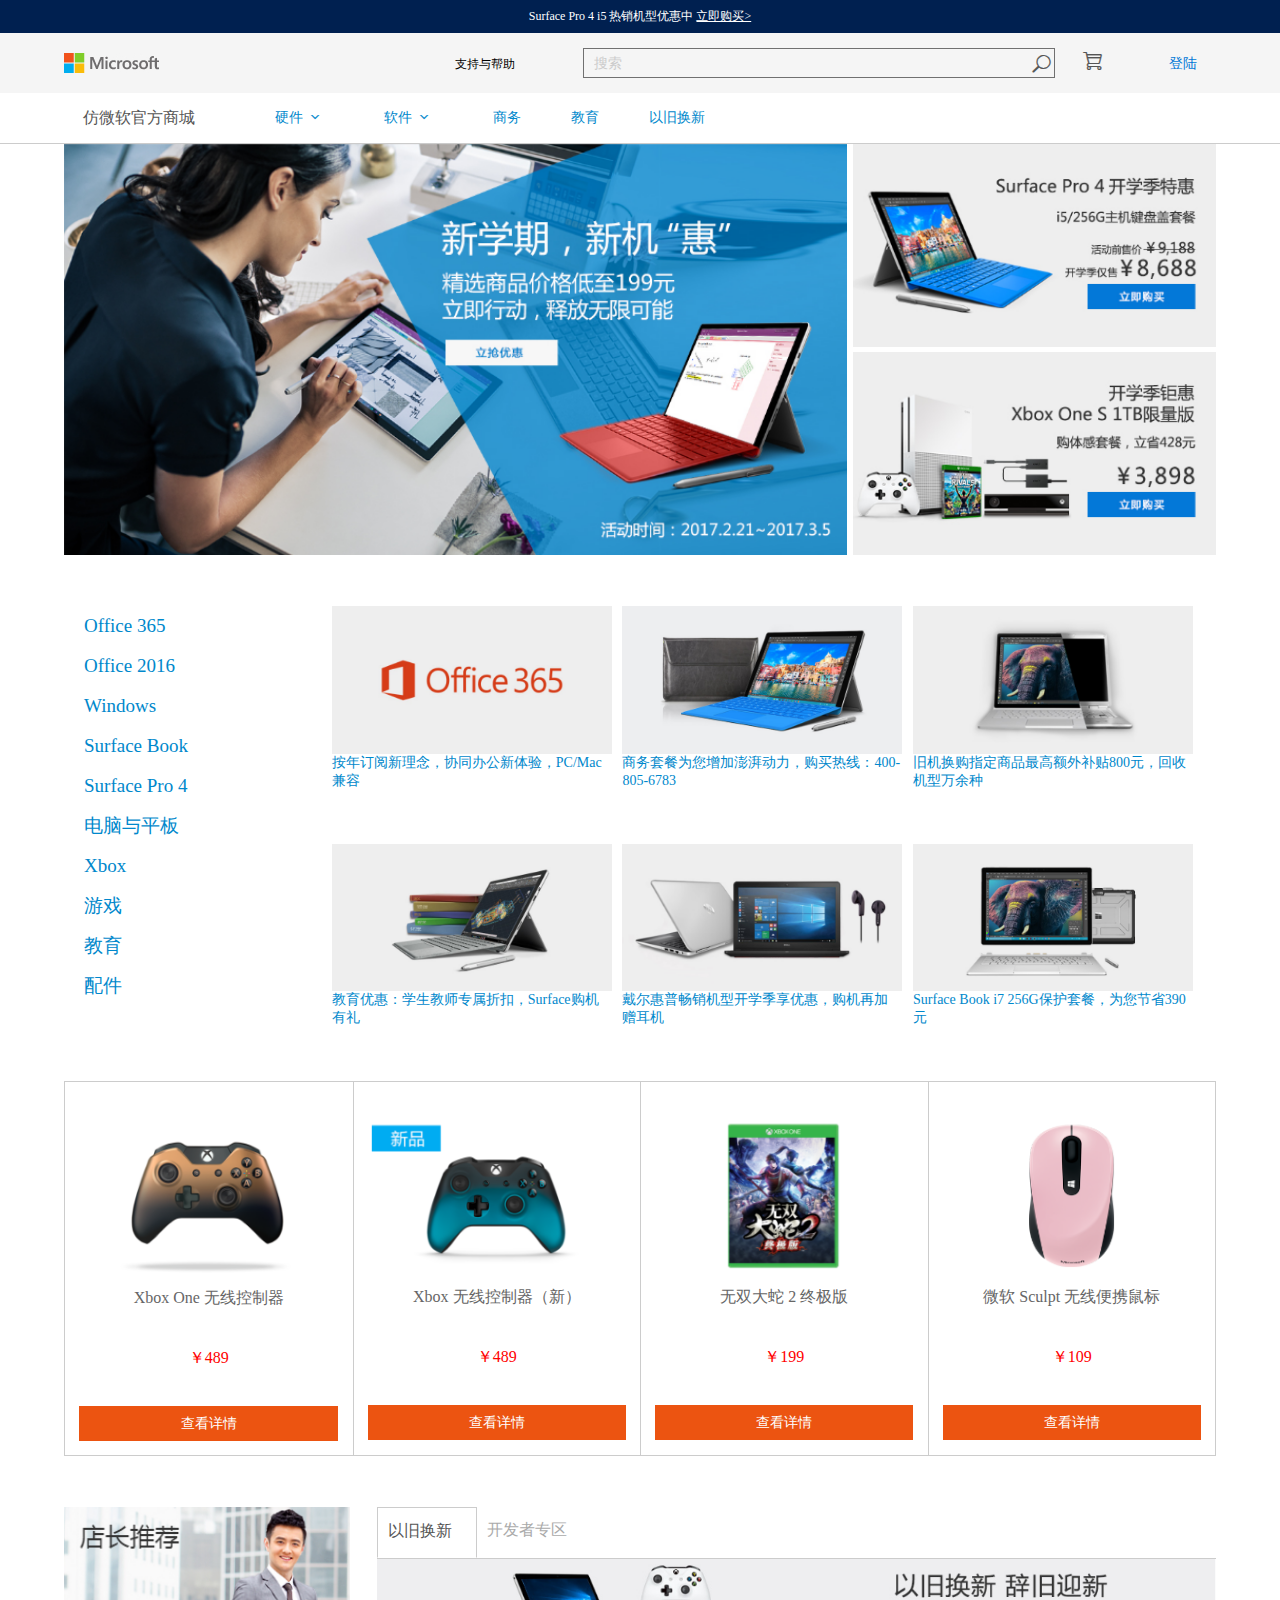
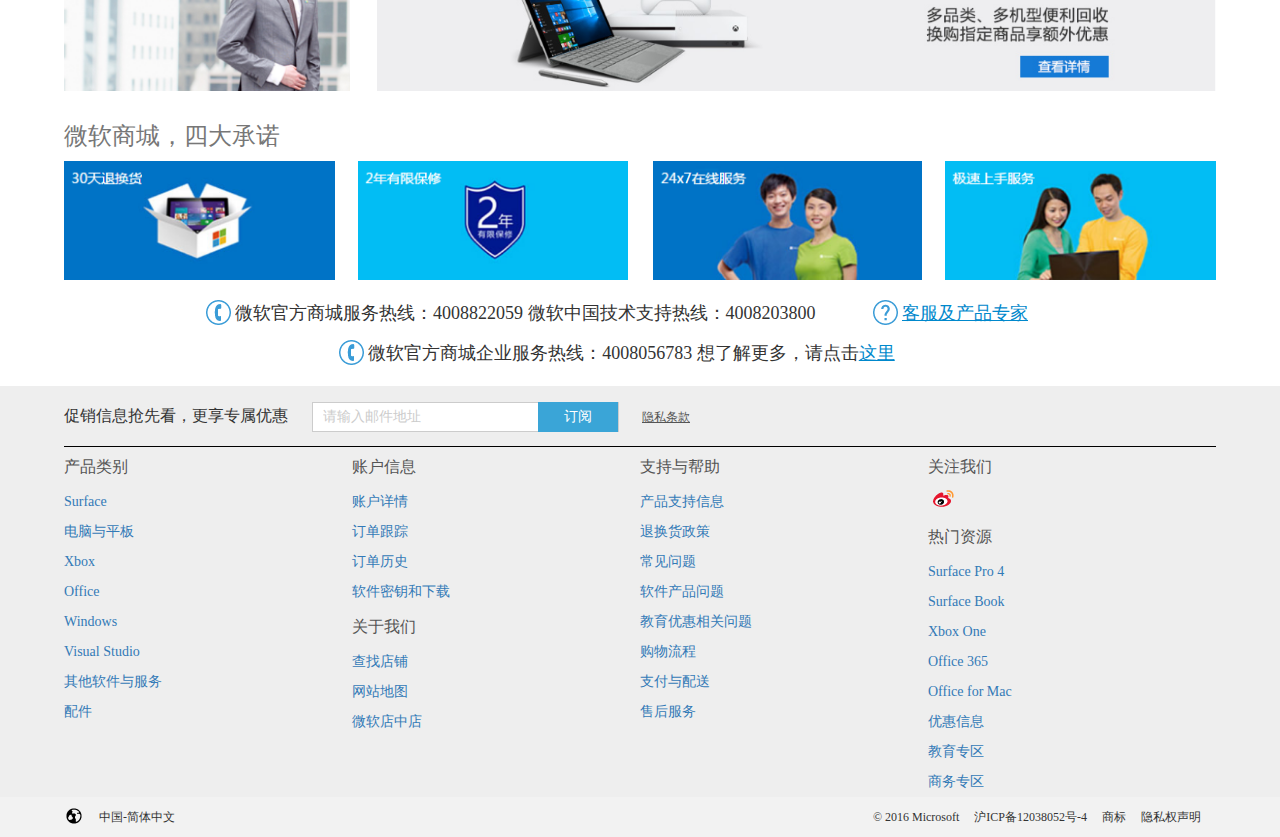
<file: index.html>
<!DOCTYPE html>
<html lang="en">
<head>
	<meta charset="UTF-8">
	<title>仿微软官方商城</title>
   <!--  <meta http-equiv="X-UA-Compatible" content="IE=edge,chrome=1"> -->
    <meta name="viewport" content="width=device-width,initial-scale=1,minimum-scale=1,maximum-scale=1,user-scalable=0">
	<link rel="stylesheet" type="text/css" href="style/reset.css">
	<link rel="stylesheet" type="text/css" href="style/common.css">
	<link rel="stylesheet" type="text/css" href="style/pad.css" media="(min-width:768px)">
	<link rel="stylesheet" type="text/css" href="style/pc.css" media="(min-width:1000px)">
	<link rel="stylesheet" type="text/css" href="style/pcm.css" media="(min-width:1200px)">
	<link rel="stylesheet" type="text/css" href="style/pcw.css" media="(min-width:1366px)">
    <script src="https://apps.bdimg.com/libs/jquery/2.1.4/jquery.min.js"></script>
    <script src='js/common.js'></script>
</head>
<body>
    <!-- 哪里都少不了广告 -->
	<div class="wrgg" id="wrgg">
    Surface Pro 4 i5 热销机型优惠中 <a href="#">立即购买></a>
    </div>
    <!-- 头部logo、搜索、购物车、用户等 -->
    <div class="header" id="header">
        <div class="cw  clearfix">
	      	<a href="#" class="u_logo"></a>
	    	<div class="u_icon">
	    	    <a href="#" class="u_help pcshow">支持与帮助</a>
	    	    <a href="#" class="u_ask pcwshow">在线咨询</a>
	    	    <span class="u_search_input pcshow"><input type="text" name="" placeholder="搜索" class="pcshow">
	            <a href="#" class="u_search iconfont pcshow" >&#xe601;</a>
	    	    </span>
	    		<a href="#" class="u_search iconfont pchide" id="search_icon">&#xe601;</a>
	    		<a href="#" class="u_shopcar iconfont">&#xe730;</a>
                <span class="user_box" id="user_box">
                    <a href="#" class="u_user iconfont pchide">&#xe66a;</a>
                    <a href="#" class="login pcshow">登陆</a>
                    <div class="login_content hide" id="login_content">
                        <div class="lc_userlinks">
                            <h4>我的账户</h4>
                            <ul>
                                <li><a href="#">我的订单</a></li>
                                <li><a href="#">下载软件版</a></li>
                                <li><a href="#">地址管理</a></li>
                            </ul>
                        </div>
                        <div class="lc_userfns">
                            <a href="#">登 录</a>
                        </div>
                    </div>
                </span>
	    	</div>
        </div>
        <div class="h_search hide" id="h_search">
                <span class="h_search_input"><input type="text" name="" placeholder="搜索" class="">
                <a href="#" class="h_search_btn iconfont">&#xe601;</a>
                </span>
        </div>
        
    </div>
    <!-- 导航 -->
    <div class="nav" id="nav">
        <div class="cw clearfix">
        	<span href="#" class="mr">仿微软官方商城</span>
        	<span href="#" id="menu" class="menu iconfont">&#xe600;</span>
        	<ul class="nav_list hide" id="nav_list">
	    		<li id="m_menu1" class="fli active1"><a href="#">硬件</a><a class="nav_down iconfont hide">&#xe832;</a><a class="nav_up iconfont">&#xe833;</a>
	                <ul class="m_list hide" id="m_list1">
	                	<li><a href="#">Surface</a></li>
	                	<li><a href="#">电脑与平板</a></li>
	                	<li><a href="#">Xbox+游戏</a></li>
	                	<li><a href="#">Windows Phone</a></li>
	                	<li><a href="#">配件</a></li>
	                </ul>
	    	    </li>
	    		<li id="m_menu2"><a href="#">软件</a><a class="nav_down iconfont hide">&#xe832;</a><a class="nav_up iconfont">&#xe833;</a>
	                <ul class="m_list hide" id="m_list2">
	                	<li><a href="#">Office</a></li>
	                	<li><a href="#">Windows</a></li>
	                	<li><a href="#">Apps and Windows 10 游戏</a></li>
	                	<li><a href="#">Skype</a></li>
	                	<li><a href="#">其他软件与服务</a></li>
	                </ul>
	    		</li>
	    		<li><a href="#">商务</a></li>
	    		<li><a href="#">教育</a></li>
	    		<li><a href="#">以旧换新</a></li>
	    		<li><a href="#" class="pchide">支持与帮助</a></li>
	    		<li><a href="#" class="pchide">客服热线:400000000</a></li>
    	    </ul>
        </div>
    </div>
    <!-- 推荐图 -->
    <div class="banner">
    	<div class="cw clearfix">
    		<div class="b_left">
    			<a href="#"><img src="images/mob1.png" alt="新机汇"></a>
    		</div>
    		<div class="b_right">
    			<a href="#" class="mob1"><img src="images/mob2.png"></a>
    			<a href="#" class="mob2"><img src="images/mob3.png"></a>
    			<a href="#" class="pc1"><img src="images/pc1.png"></a>
    			<a href="#" class="pc2"><img src="images/pc2.png"></a>
    		</div>
    	</div>
    </div>
    <!-- 产品列表 -->
    <div class="product">
    	<div class="cw ">
    	    <div class="clearfix">
    	        	<!-- 热门商品名称开始 -->
    		   	<ul class="pro_name">
		    		<li><a href="#">Office 365</a></li>
		    		<li><a href="#">Office 2016</a></li>
		    		<li><a href="#">Windows</a></li>
		    		<li><a href="#">Surface Book</a></li>
		    		<li><a href="#">Surface Pro 4</a></li>
		    		<li><a href="#">电脑与平板</a></li>
		    		<li><a href="#">Xbox</a></li>
		    		<li><a href="#">游戏</a></li>
		    		<li><a href="#">教育</a></li>
		    		<li><a href="#">配件</a></li>
		    	</ul>
		    	<!-- 热门商品名称结束 -->
		    	<!-- 热门商品开始 -->
		    	<ul class="pro_list1 clearfix">
		    		<li><a href="#"><img src="images/mob4.png"><p>按年订阅新理念，协同办公新体验，PC/Mac兼容</p></a></li>
		    		<li><a href="#"><img src="images/mob5.png"><p>商务套餐为您增加澎湃动力，购买热线：400-805-6783</p></a></li>
		    		<li><a href="#"><img src="images/mob6.png"><p>旧机换购指定商品最高额外补贴800元，回收机型万余种</p></a></li>
		    		<li><a href="#"><img src="images/mob7.png"><p>教育优惠：学生教师专属折扣，Surface购机有礼</p></a></li>
		    		<li><a href="#"><img src="images/mob8.png"><p>戴尔惠普畅销机型开学季享优惠，购机再加赠耳机</p></a></li>
		    		<li><a href="#"><img src="images/mbl4.png"><p>Surface Book i7 256G保护套餐，为您节省390元</p></a></li>
		    	</ul>
		    </div>	
		    	<!-- 热门商品结束 -->
		    	<!-- 新品推荐开始 -->
		    	<ul class="newpro_list clearfix">
		    		<li class="problock clearfix">
                            <div class="img"><img src="images/pro_1.png"></div>
    		    			<div class="desc">
		    				    <a href="#">
		    				         <h4>Xbox One 无线控制器</h4>
                                     <div class="price">￥489</div>
		    				    </a>
		    				</div>
		    			    <div class="btn"><a href="#">查看详情</a></div>
		    		</li>
		    		<li class="problock clearfix">
                            <div class="img"><img src="images/pro_2.png"></div>
    		    			<div class="desc">
		    				    <a href="#">
		    				         <h4>Xbox 无线控制器（新）</h4>
                                     <div class="price">￥489</div>
		    				    </a>
		    				</div>
		    			    <div class="btn"><a href="#">查看详情</a></div>
		    		</li>
		    		<li class="problock clearfix">
                            <div class="img"><img src="images/pro_3.png"></div>
    		    			<div class="desc">
		    				    <a href="#">
		    				         <h4>无双大蛇 2 终极版</h4>
                                     <div class="price">￥199</div>
		    				    </a>
		    				</div>
		    			    <div class="btn"><a href="#">查看详情</a></div>
		    		</li>
                    <li class="problock clearfix">
                            <div class="img"><img src="images/pro_4.png"></div>
    		    			<div class="desc">
		    				    <a href="#">
		    				         <h4>微软 Sculpt 无线便携鼠标</h4>
                                     <div class="price">￥109</div>
		    				    </a>
		    				</div>
		    			    <div class="btn"><a href="#">查看详情</a></div>
		    		</li>
		    	</ul>
    	      
    	        
		    	<!-- 新品推荐结束 -->
		    	<!-- 店长推荐开始 -->
		    	<div class="rec clearfix">
		    	    <div class="rec_icon"><img src="images/pc_rec.png"></div>
		    	    <div class="rec_con">
			    	    <ul class="titl clearfix" id="titl">
			    			<li class="active">以旧换新</li>
			    			<li >开发者专区</li>
			    		</ul>
			    		<ul class="rec_goods" id="rec_goods">
			    			<li class=""><a href="#"><img src="images/mobile1.jpg" class="padhide"><img src="images/pc_res1.png" class="padshow"></a></li>
			    			<li class="hide"><a href="#"><img src="images/mobile.jpg" class="padhide"><img src="images/pc_res2.png" class="padshow"></a></li>
			    		</ul>
		    	    </div>
		    	</div>
		    	<!-- 店长推荐结束 -->
    	</div>
        
    </div>
   <!--  产品列表结束 -->
   <!--   承诺开始 -->
    <div class="promise_box">
    	<div class="cw">
    		<p>微软商城，四大承诺</p>
    		<div class="prom_blist clearfix pcshow">
    			<a href="#"><img src="images/prom_b1.png"></a>
    			<a href="#"><img src="images/prom_b2.png"></a>
    			<a href="#"><img src="images/prom_b3.png"></a>
    			<a href="#"><img src="images/prom_b4.png"></a>
    		</div>
    		<div class="prom_mlist pchide">
    			<a href="#">30天退换货</a>
    			<a href="#"><i></i>2年有限保修</a>
    			<a href="#"><i></i>24×7在线服务</a>
    			<a href="#"><i></i>急速上手服务</a>
    		</div>
    		<div class="service_info pcshow">
    			<div class="info"><i></i>微软官方商城服务热线：4008822059   微软中国技术支持热线：4008203800</div>
    			<div class="info"><i></i><a href="#">客服及产品专家</a></div>
    			<div class="info"><i></i>微软官方商城企业服务热线：4008056783    想了解更多，请点击<a href="#">这里</a></div>
    		</div>
    	</div>
    </div>
    <!-- 底部 -->
    <div class="footer">
    	<div class="footer_bar cw">
    		<div class="footer_signup">
    			<span>促销信息抢先看，更享专属优惠</span>
    			<div class="footer_inputbox">
    				<input type="text" name="" placeholder="请输入邮件地址">
    				<span>订阅</span>
    			</div>
    			<a href="#">隐私条款</a>
    		</div>
            <ul class="clearfix" id="footerlist">
            	<li><span>产品类别</span>
                    <ul class="padshow">
                    	<li><a href="#">Surface</a></li>
                    	<li><a href="#">电脑与平板</a></li>
                    	<li><a href="#">Xbox</a></li>
                    	<li><a href="#">Office</a></li>
                    	<li><a href="#">Windows</a></li>
                    	<li><a href="#">Visual Studio</a></li>
                    	<li><a href="#">其他软件与服务</a></li>
                    	<li><a href="#">配件</a></li>
                    </ul>
            	</li>
            	<li class="padhide">
            		<span>账户信息</span>
            		<ul class="padshow">
            			<li><a href="#">账户详情</a></li>
            			<li><a href="#">订单跟踪</a></li>
            			<li><a href="#">订单历史</a></li>
            			<li><a href="#">软件密钥和下载</a></li>
            		</ul>
            	</li>
            	<li class="padhide">
            		<span>关于我们</span>
            		<ul class="padshow">
            			<li><a href="#">查找店铺</a></li>
            			<li><a href="#">网站地图</a></li>
            			<li><a href="#">微软店中店</a></li>
            		</ul>
            	</li>
            	<li class="padshow">
            		<span>账户信息</span>
            		<ul>
            			<li><a href="#">账户详情</a></li>
            			<li><a href="#">订单跟踪</a></li>
            			<li><a href="#">订单历史</a></li>
            			<li><a href="#">软件密钥和下载</a></li>
            		</ul>
            		<span>关于我们</span>
            		<ul>
            			<li><a href="#">查找店铺</a></li>
            			<li><a href="#">网站地图</a></li>
            			<li><a href="#">微软店中店</a></li>
            		</ul>
            	</li>
            	<li>
            		<span>支持与帮助</span>
            		<ul class="padshow">
            			<li><a href="#">产品支持信息</a></li>
            			<li><a href="#">退换货政策</a></li>
            			<li><a href="#">常见问题</a></li>
            			<li><a href="#">软件产品问题</a></li>
            			<li><a href="#">教育优惠相关问题</a></li>
            			<li><a href="#">购物流程</a></li>
            			<li><a href="#">支付与配送</a></li>
            			<li><a href="#">售后服务</a></li>
            		</ul>
            	</li>
            	<li>
            		<span>关注我们</span>
            		<ul class="padshow">
            			<li><a href="#" class="xinlang"></a></li>
            		</ul>
            	</li>
            	<li>
            		<span>热门资源</span>
            		<ul class="padshow">
            			<li><a href="#">Surface Pro 4</a></li>
            			<li><a href="#">Surface Book</a></li>
            			<li><a href="#">Xbox One</a></li>
            			<li><a href="#">Office 365</a></li>
            			<li><a href="#">Office for Mac</a></li>
            			<li><a href="#">优惠信息</a></li>
            			<li><a href="#">教育专区</a></li>
            			<li><a href="#">商务专区</a></li>
            		</ul>
            	</li>
            </ul>
    	</div>
    </div>	
   <!--  版权 -->
    <div class="copyright">
        <div class="copy_box cw clearfix">
        		<div><span class="cr_icon"></span><span>中国-简体中文</span></div>
        		<span>隐私权声明</span><span>商标</span><span>沪ICP备12038052号-4</span><span>© 2016 Microsoft</span>
        </div>
    </div>
</body>
</html>
</file>
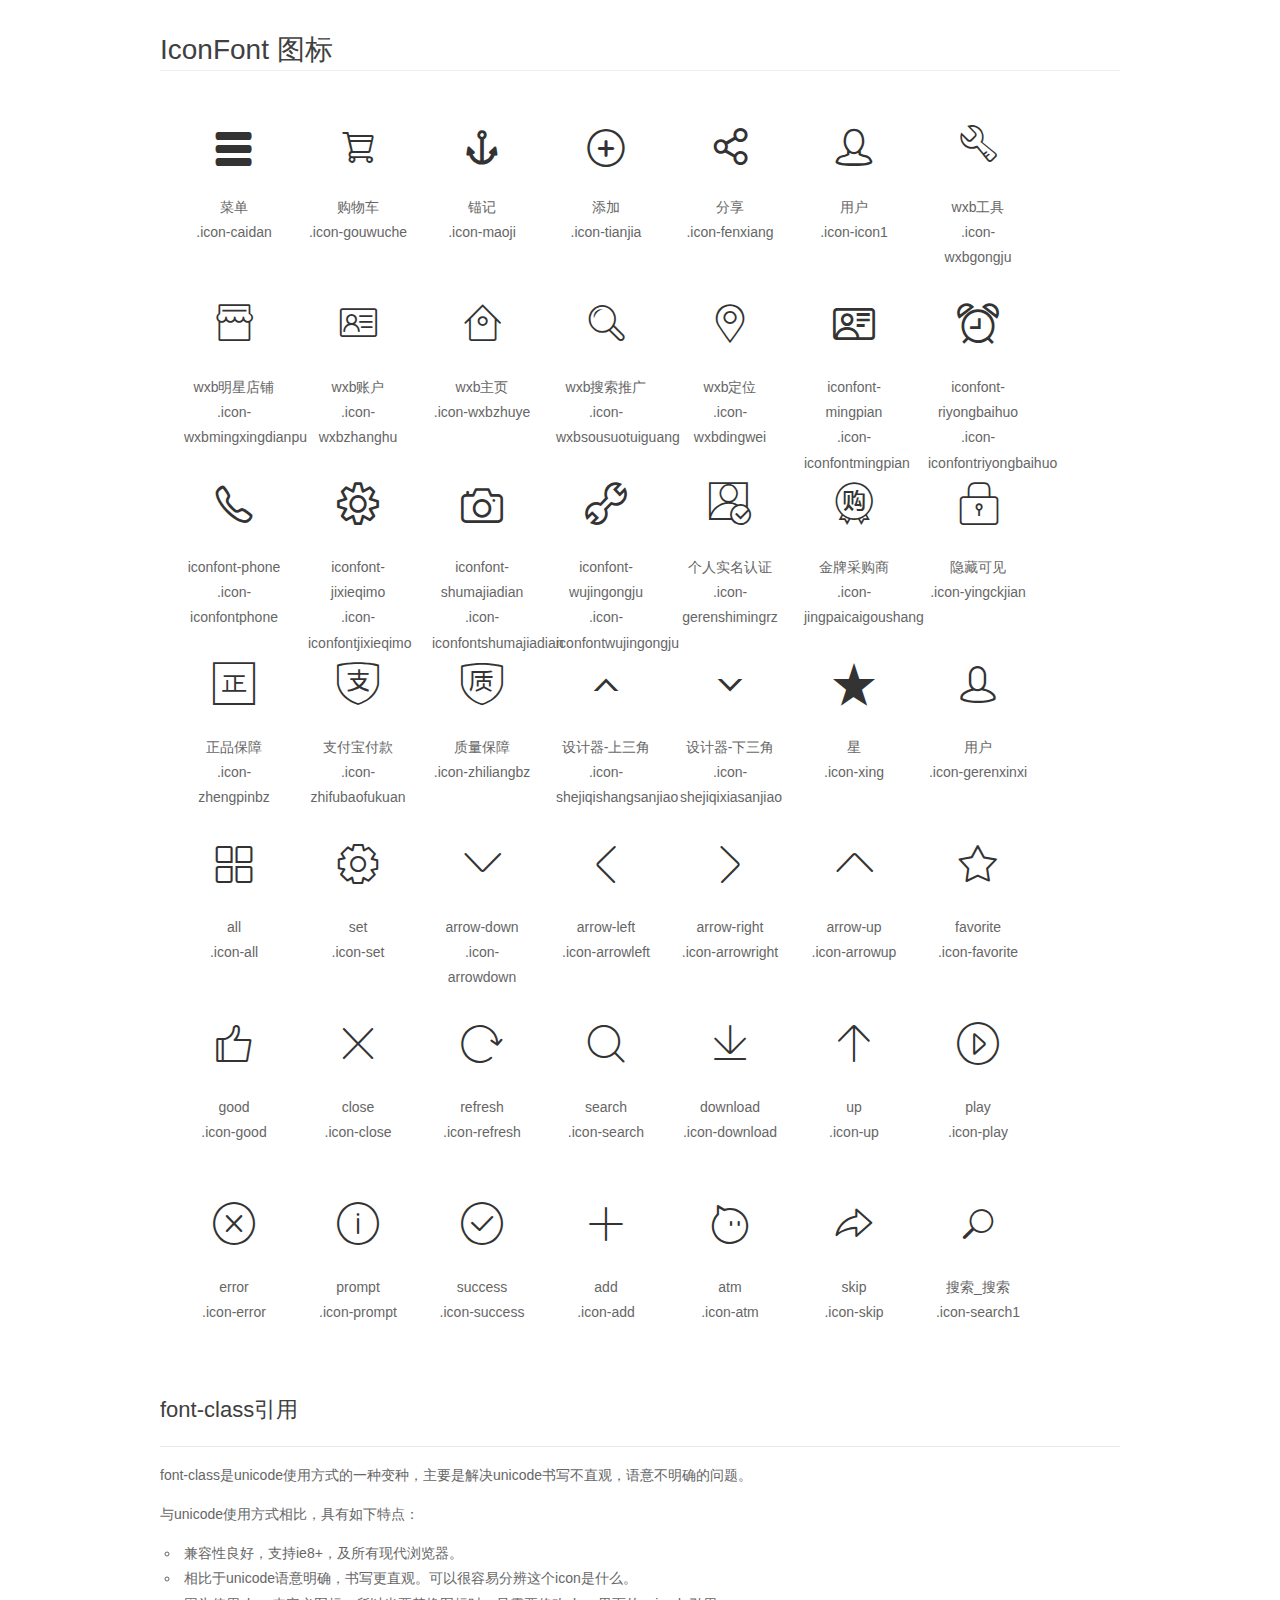
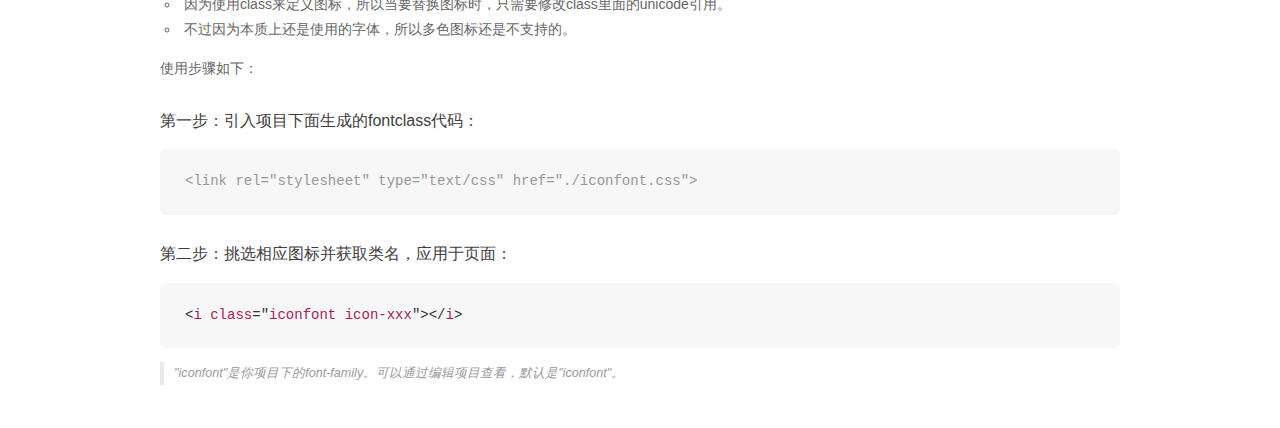
<file: font/demo_fontclass.html>
<!DOCTYPE html>
<html>
<head>
    <meta charset="utf-8"/>
    <title>IconFont</title>
    <link rel="stylesheet" href="demo.css">
    <link rel="stylesheet" href="iconfont.css">
</head>
<body>
    <div class="main markdown">
        <h1>IconFont 图标</h1>
        <ul class="icon_lists clear">
            
                <li>
                <i class="icon iconfont icon-caidan"></i>
                    <div class="name">菜单</div>
                    <div class="fontclass">.icon-caidan</div>
                </li>
            
                <li>
                <i class="icon iconfont icon-gouwuche"></i>
                    <div class="name">购物车</div>
                    <div class="fontclass">.icon-gouwuche</div>
                </li>
            
                <li>
                <i class="icon iconfont icon-maoji"></i>
                    <div class="name">锚记</div>
                    <div class="fontclass">.icon-maoji</div>
                </li>
            
                <li>
                <i class="icon iconfont icon-tianjia"></i>
                    <div class="name">添加</div>
                    <div class="fontclass">.icon-tianjia</div>
                </li>
            
                <li>
                <i class="icon iconfont icon-fenxiang"></i>
                    <div class="name">分享</div>
                    <div class="fontclass">.icon-fenxiang</div>
                </li>
            
                <li>
                <i class="icon iconfont icon-icon1"></i>
                    <div class="name">用户</div>
                    <div class="fontclass">.icon-icon1</div>
                </li>
            
                <li>
                <i class="icon iconfont icon-wxbgongju"></i>
                    <div class="name">wxb工具</div>
                    <div class="fontclass">.icon-wxbgongju</div>
                </li>
            
                <li>
                <i class="icon iconfont icon-wxbmingxingdianpu"></i>
                    <div class="name">wxb明星店铺</div>
                    <div class="fontclass">.icon-wxbmingxingdianpu</div>
                </li>
            
                <li>
                <i class="icon iconfont icon-wxbzhanghu"></i>
                    <div class="name">wxb账户</div>
                    <div class="fontclass">.icon-wxbzhanghu</div>
                </li>
            
                <li>
                <i class="icon iconfont icon-wxbzhuye"></i>
                    <div class="name">wxb主页</div>
                    <div class="fontclass">.icon-wxbzhuye</div>
                </li>
            
                <li>
                <i class="icon iconfont icon-wxbsousuotuiguang"></i>
                    <div class="name">wxb搜索推广</div>
                    <div class="fontclass">.icon-wxbsousuotuiguang</div>
                </li>
            
                <li>
                <i class="icon iconfont icon-wxbdingwei"></i>
                    <div class="name">wxb定位</div>
                    <div class="fontclass">.icon-wxbdingwei</div>
                </li>
            
                <li>
                <i class="icon iconfont icon-iconfontmingpian"></i>
                    <div class="name">iconfont-mingpian</div>
                    <div class="fontclass">.icon-iconfontmingpian</div>
                </li>
            
                <li>
                <i class="icon iconfont icon-iconfontriyongbaihuo"></i>
                    <div class="name">iconfont-riyongbaihuo</div>
                    <div class="fontclass">.icon-iconfontriyongbaihuo</div>
                </li>
            
                <li>
                <i class="icon iconfont icon-iconfontphone"></i>
                    <div class="name">iconfont-phone</div>
                    <div class="fontclass">.icon-iconfontphone</div>
                </li>
            
                <li>
                <i class="icon iconfont icon-iconfontjixieqimo"></i>
                    <div class="name">iconfont-jixieqimo</div>
                    <div class="fontclass">.icon-iconfontjixieqimo</div>
                </li>
            
                <li>
                <i class="icon iconfont icon-iconfontshumajiadian"></i>
                    <div class="name">iconfont-shumajiadian</div>
                    <div class="fontclass">.icon-iconfontshumajiadian</div>
                </li>
            
                <li>
                <i class="icon iconfont icon-iconfontwujingongju"></i>
                    <div class="name">iconfont-wujingongju</div>
                    <div class="fontclass">.icon-iconfontwujingongju</div>
                </li>
            
                <li>
                <i class="icon iconfont icon-gerenshimingrz"></i>
                    <div class="name">个人实名认证</div>
                    <div class="fontclass">.icon-gerenshimingrz</div>
                </li>
            
                <li>
                <i class="icon iconfont icon-jingpaicaigoushang"></i>
                    <div class="name">金牌采购商</div>
                    <div class="fontclass">.icon-jingpaicaigoushang</div>
                </li>
            
                <li>
                <i class="icon iconfont icon-yingckjian"></i>
                    <div class="name">隐藏可见</div>
                    <div class="fontclass">.icon-yingckjian</div>
                </li>
            
                <li>
                <i class="icon iconfont icon-zhengpinbz"></i>
                    <div class="name">正品保障</div>
                    <div class="fontclass">.icon-zhengpinbz</div>
                </li>
            
                <li>
                <i class="icon iconfont icon-zhifubaofukuan"></i>
                    <div class="name">支付宝付款</div>
                    <div class="fontclass">.icon-zhifubaofukuan</div>
                </li>
            
                <li>
                <i class="icon iconfont icon-zhiliangbz"></i>
                    <div class="name">质量保障</div>
                    <div class="fontclass">.icon-zhiliangbz</div>
                </li>
            
                <li>
                <i class="icon iconfont icon-shejiqishangsanjiao"></i>
                    <div class="name">设计器-上三角</div>
                    <div class="fontclass">.icon-shejiqishangsanjiao</div>
                </li>
            
                <li>
                <i class="icon iconfont icon-shejiqixiasanjiao"></i>
                    <div class="name">设计器-下三角</div>
                    <div class="fontclass">.icon-shejiqixiasanjiao</div>
                </li>
            
                <li>
                <i class="icon iconfont icon-xing"></i>
                    <div class="name">星</div>
                    <div class="fontclass">.icon-xing</div>
                </li>
            
                <li>
                <i class="icon iconfont icon-gerenxinxi"></i>
                    <div class="name">用户</div>
                    <div class="fontclass">.icon-gerenxinxi</div>
                </li>
            
                <li>
                <i class="icon iconfont icon-all"></i>
                    <div class="name">all</div>
                    <div class="fontclass">.icon-all</div>
                </li>
            
                <li>
                <i class="icon iconfont icon-set"></i>
                    <div class="name">set</div>
                    <div class="fontclass">.icon-set</div>
                </li>
            
                <li>
                <i class="icon iconfont icon-arrowdown"></i>
                    <div class="name">arrow-down</div>
                    <div class="fontclass">.icon-arrowdown</div>
                </li>
            
                <li>
                <i class="icon iconfont icon-arrowleft"></i>
                    <div class="name">arrow-left</div>
                    <div class="fontclass">.icon-arrowleft</div>
                </li>
            
                <li>
                <i class="icon iconfont icon-arrowright"></i>
                    <div class="name">arrow-right</div>
                    <div class="fontclass">.icon-arrowright</div>
                </li>
            
                <li>
                <i class="icon iconfont icon-arrowup"></i>
                    <div class="name">arrow-up</div>
                    <div class="fontclass">.icon-arrowup</div>
                </li>
            
                <li>
                <i class="icon iconfont icon-favorite"></i>
                    <div class="name">favorite</div>
                    <div class="fontclass">.icon-favorite</div>
                </li>
            
                <li>
                <i class="icon iconfont icon-good"></i>
                    <div class="name">good</div>
                    <div class="fontclass">.icon-good</div>
                </li>
            
                <li>
                <i class="icon iconfont icon-close"></i>
                    <div class="name">close</div>
                    <div class="fontclass">.icon-close</div>
                </li>
            
                <li>
                <i class="icon iconfont icon-refresh"></i>
                    <div class="name">refresh</div>
                    <div class="fontclass">.icon-refresh</div>
                </li>
            
                <li>
                <i class="icon iconfont icon-search"></i>
                    <div class="name">search</div>
                    <div class="fontclass">.icon-search</div>
                </li>
            
                <li>
                <i class="icon iconfont icon-download"></i>
                    <div class="name">download</div>
                    <div class="fontclass">.icon-download</div>
                </li>
            
                <li>
                <i class="icon iconfont icon-up"></i>
                    <div class="name">up</div>
                    <div class="fontclass">.icon-up</div>
                </li>
            
                <li>
                <i class="icon iconfont icon-play"></i>
                    <div class="name">play</div>
                    <div class="fontclass">.icon-play</div>
                </li>
            
                <li>
                <i class="icon iconfont icon-error"></i>
                    <div class="name">error</div>
                    <div class="fontclass">.icon-error</div>
                </li>
            
                <li>
                <i class="icon iconfont icon-prompt"></i>
                    <div class="name">prompt</div>
                    <div class="fontclass">.icon-prompt</div>
                </li>
            
                <li>
                <i class="icon iconfont icon-success"></i>
                    <div class="name">success</div>
                    <div class="fontclass">.icon-success</div>
                </li>
            
                <li>
                <i class="icon iconfont icon-add"></i>
                    <div class="name">add</div>
                    <div class="fontclass">.icon-add</div>
                </li>
            
                <li>
                <i class="icon iconfont icon-atm"></i>
                    <div class="name">atm</div>
                    <div class="fontclass">.icon-atm</div>
                </li>
            
                <li>
                <i class="icon iconfont icon-skip"></i>
                    <div class="name">skip</div>
                    <div class="fontclass">.icon-skip</div>
                </li>
            
                <li>
                <i class="icon iconfont icon-search1"></i>
                    <div class="name">搜索_搜索</div>
                    <div class="fontclass">.icon-search1</div>
                </li>
            
        </ul>

        <h2 id="font-class-">font-class引用</h2>
        <hr>

        <p>font-class是unicode使用方式的一种变种，主要是解决unicode书写不直观，语意不明确的问题。</p>
        <p>与unicode使用方式相比，具有如下特点：</p>
        <ul>
        <li>兼容性良好，支持ie8+，及所有现代浏览器。</li>
        <li>相比于unicode语意明确，书写更直观。可以很容易分辨这个icon是什么。</li>
        <li>因为使用class来定义图标，所以当要替换图标时，只需要修改class里面的unicode引用。</li>
        <li>不过因为本质上还是使用的字体，所以多色图标还是不支持的。</li>
        </ul>
        <p>使用步骤如下：</p>
        <h3 id="-fontclass-">第一步：引入项目下面生成的fontclass代码：</h3>


        <pre><code class="lang-js hljs javascript"><span class="hljs-comment">&lt;link rel="stylesheet" type="text/css" href="./iconfont.css"&gt;</span></code></pre>
        <h3 id="-">第二步：挑选相应图标并获取类名，应用于页面：</h3>
        <pre><code class="lang-css hljs">&lt;<span class="hljs-selector-tag">i</span> <span class="hljs-selector-tag">class</span>="<span class="hljs-selector-tag">iconfont</span> <span class="hljs-selector-tag">icon-xxx</span>"&gt;&lt;/<span class="hljs-selector-tag">i</span>&gt;</code></pre>
        <blockquote>
        <p>"iconfont"是你项目下的font-family。可以通过编辑项目查看，默认是"iconfont"。</p>
        </blockquote>
    </div>
</body>
</html>
</file>
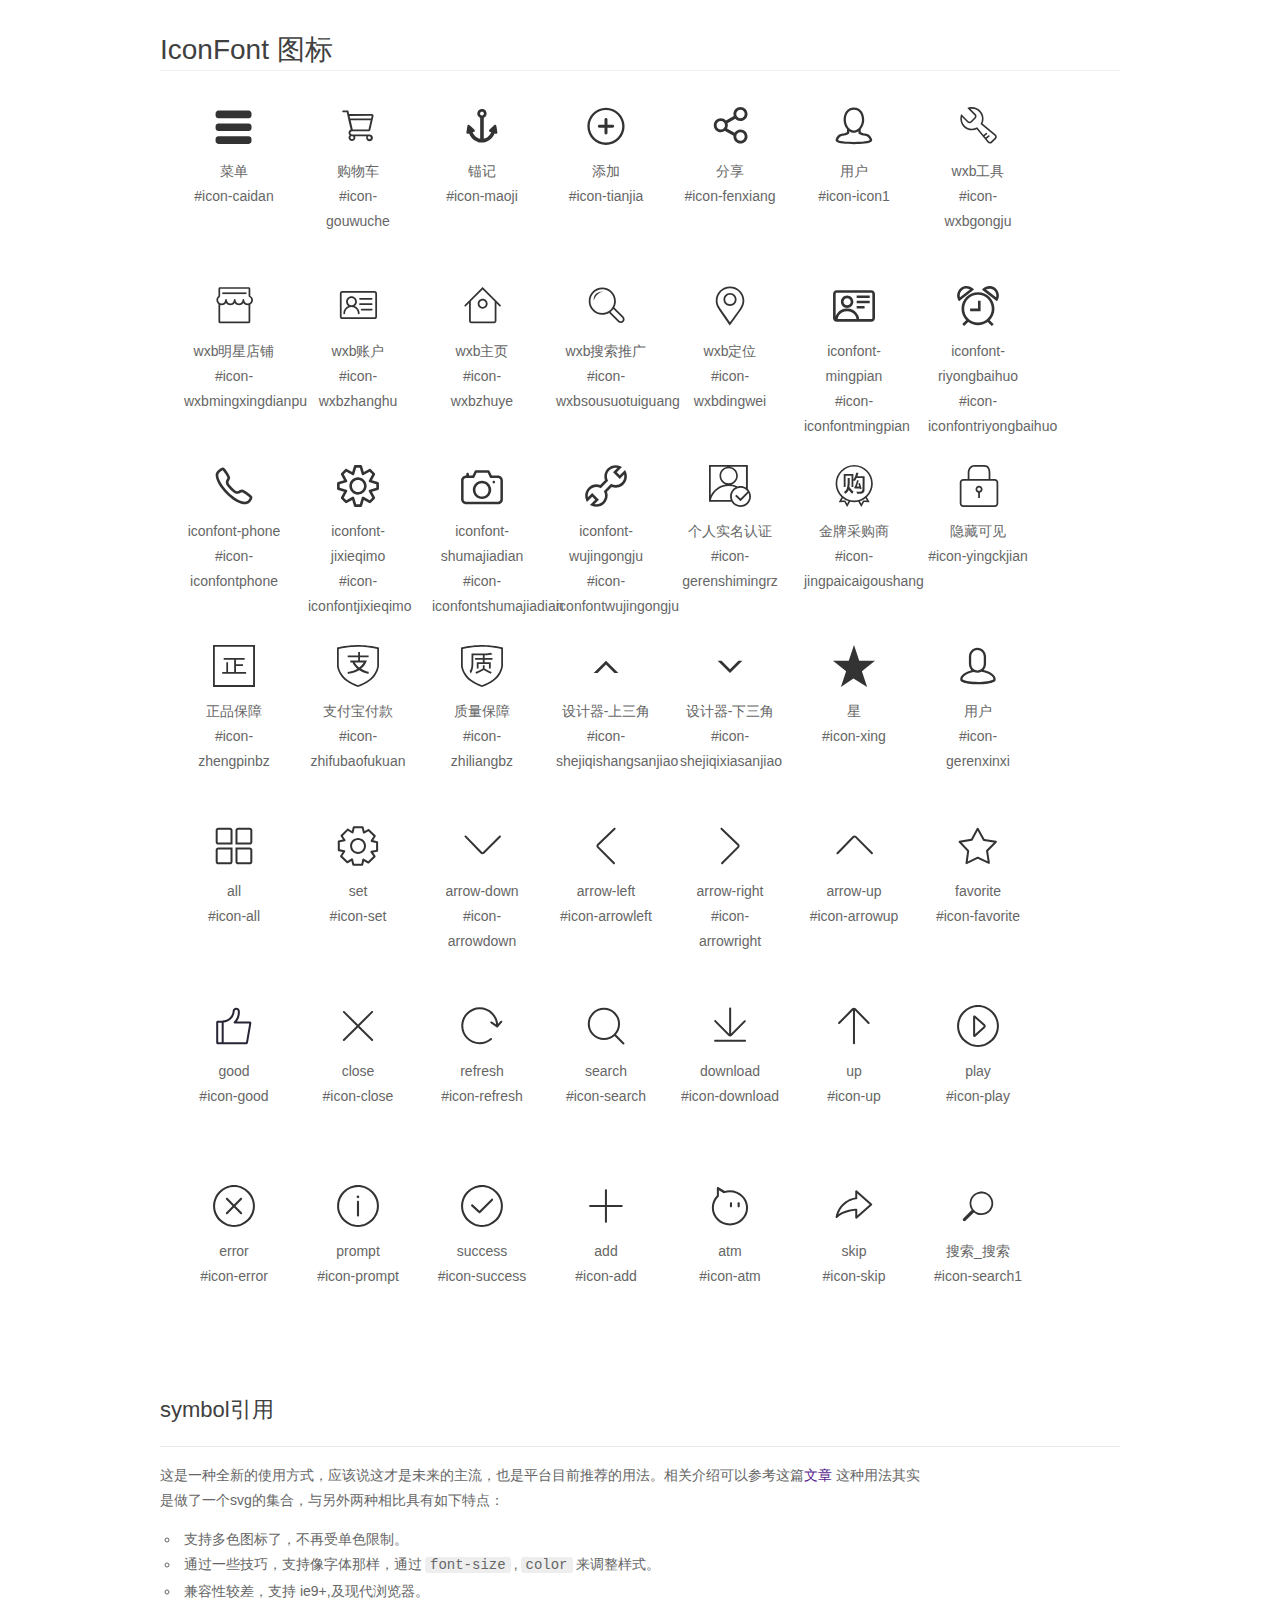
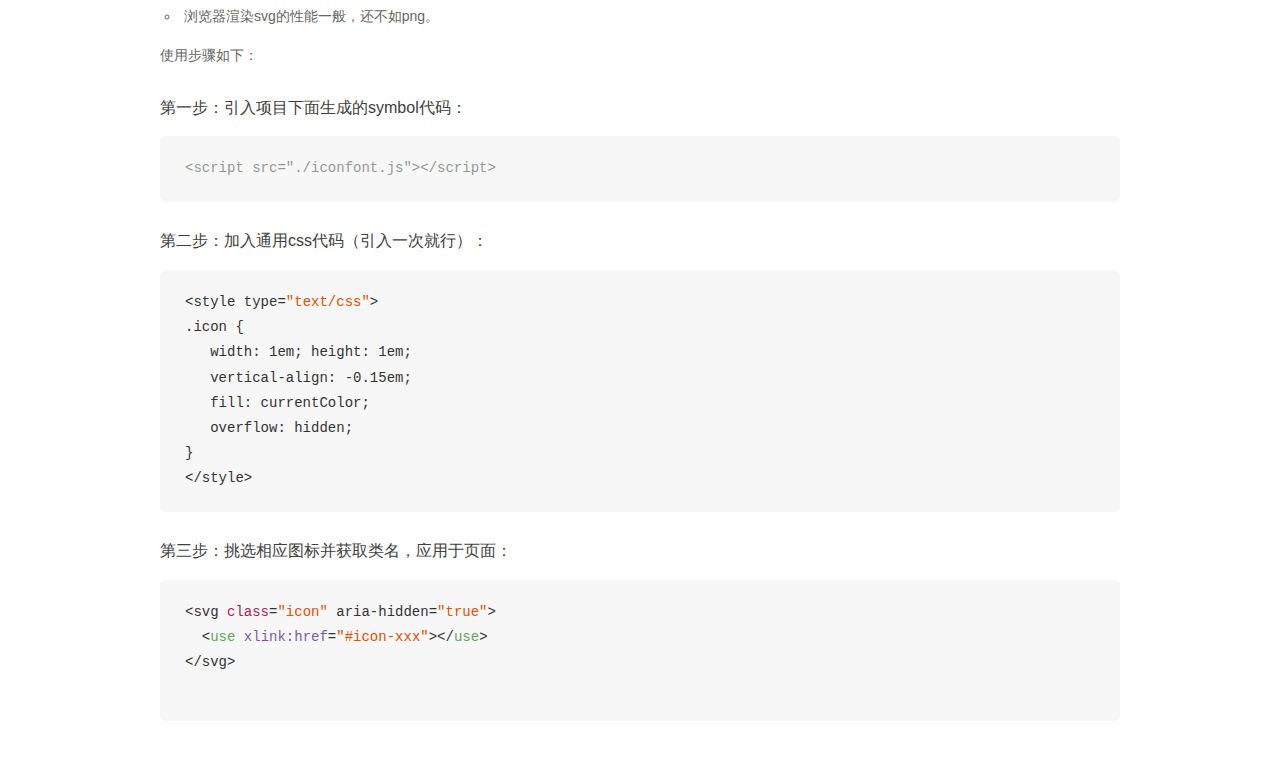
<file: font/demo_symbol.html>
<!DOCTYPE html>
<html>
<head>
    <meta charset="utf-8"/>
    <title>IconFont</title>
    <link rel="stylesheet" href="demo.css">
    <script src="iconfont.js"></script>

    <style type="text/css">
        .icon {
          /* 通过设置 font-size 来改变图标大小 */
          width: 1em; height: 1em;
          /* 图标和文字相邻时，垂直对齐 */
          vertical-align: -0.15em;
          /* 通过设置 color 来改变 SVG 的颜色/fill */
          fill: currentColor;
          /* path 和 stroke 溢出 viewBox 部分在 IE 下会显示
             normalize.css 中也包含这行 */
          overflow: hidden;
        }

    </style>
</head>
<body>
    <div class="main markdown">
        <h1>IconFont 图标</h1>
        <ul class="icon_lists clear">
            
                <li>
                    <svg class="icon" aria-hidden="true">
                        <use xlink:href="#icon-caidan"></use>
                    </svg>
                    <div class="name">菜单</div>
                    <div class="fontclass">#icon-caidan</div>
                </li>
            
                <li>
                    <svg class="icon" aria-hidden="true">
                        <use xlink:href="#icon-gouwuche"></use>
                    </svg>
                    <div class="name">购物车</div>
                    <div class="fontclass">#icon-gouwuche</div>
                </li>
            
                <li>
                    <svg class="icon" aria-hidden="true">
                        <use xlink:href="#icon-maoji"></use>
                    </svg>
                    <div class="name">锚记</div>
                    <div class="fontclass">#icon-maoji</div>
                </li>
            
                <li>
                    <svg class="icon" aria-hidden="true">
                        <use xlink:href="#icon-tianjia"></use>
                    </svg>
                    <div class="name">添加</div>
                    <div class="fontclass">#icon-tianjia</div>
                </li>
            
                <li>
                    <svg class="icon" aria-hidden="true">
                        <use xlink:href="#icon-fenxiang"></use>
                    </svg>
                    <div class="name">分享</div>
                    <div class="fontclass">#icon-fenxiang</div>
                </li>
            
                <li>
                    <svg class="icon" aria-hidden="true">
                        <use xlink:href="#icon-icon1"></use>
                    </svg>
                    <div class="name">用户</div>
                    <div class="fontclass">#icon-icon1</div>
                </li>
            
                <li>
                    <svg class="icon" aria-hidden="true">
                        <use xlink:href="#icon-wxbgongju"></use>
                    </svg>
                    <div class="name">wxb工具</div>
                    <div class="fontclass">#icon-wxbgongju</div>
                </li>
            
                <li>
                    <svg class="icon" aria-hidden="true">
                        <use xlink:href="#icon-wxbmingxingdianpu"></use>
                    </svg>
                    <div class="name">wxb明星店铺</div>
                    <div class="fontclass">#icon-wxbmingxingdianpu</div>
                </li>
            
                <li>
                    <svg class="icon" aria-hidden="true">
                        <use xlink:href="#icon-wxbzhanghu"></use>
                    </svg>
                    <div class="name">wxb账户</div>
                    <div class="fontclass">#icon-wxbzhanghu</div>
                </li>
            
                <li>
                    <svg class="icon" aria-hidden="true">
                        <use xlink:href="#icon-wxbzhuye"></use>
                    </svg>
                    <div class="name">wxb主页</div>
                    <div class="fontclass">#icon-wxbzhuye</div>
                </li>
            
                <li>
                    <svg class="icon" aria-hidden="true">
                        <use xlink:href="#icon-wxbsousuotuiguang"></use>
                    </svg>
                    <div class="name">wxb搜索推广</div>
                    <div class="fontclass">#icon-wxbsousuotuiguang</div>
                </li>
            
                <li>
                    <svg class="icon" aria-hidden="true">
                        <use xlink:href="#icon-wxbdingwei"></use>
                    </svg>
                    <div class="name">wxb定位</div>
                    <div class="fontclass">#icon-wxbdingwei</div>
                </li>
            
                <li>
                    <svg class="icon" aria-hidden="true">
                        <use xlink:href="#icon-iconfontmingpian"></use>
                    </svg>
                    <div class="name">iconfont-mingpian</div>
                    <div class="fontclass">#icon-iconfontmingpian</div>
                </li>
            
                <li>
                    <svg class="icon" aria-hidden="true">
                        <use xlink:href="#icon-iconfontriyongbaihuo"></use>
                    </svg>
                    <div class="name">iconfont-riyongbaihuo</div>
                    <div class="fontclass">#icon-iconfontriyongbaihuo</div>
                </li>
            
                <li>
                    <svg class="icon" aria-hidden="true">
                        <use xlink:href="#icon-iconfontphone"></use>
                    </svg>
                    <div class="name">iconfont-phone</div>
                    <div class="fontclass">#icon-iconfontphone</div>
                </li>
            
                <li>
                    <svg class="icon" aria-hidden="true">
                        <use xlink:href="#icon-iconfontjixieqimo"></use>
                    </svg>
                    <div class="name">iconfont-jixieqimo</div>
                    <div class="fontclass">#icon-iconfontjixieqimo</div>
                </li>
            
                <li>
                    <svg class="icon" aria-hidden="true">
                        <use xlink:href="#icon-iconfontshumajiadian"></use>
                    </svg>
                    <div class="name">iconfont-shumajiadian</div>
                    <div class="fontclass">#icon-iconfontshumajiadian</div>
                </li>
            
                <li>
                    <svg class="icon" aria-hidden="true">
                        <use xlink:href="#icon-iconfontwujingongju"></use>
                    </svg>
                    <div class="name">iconfont-wujingongju</div>
                    <div class="fontclass">#icon-iconfontwujingongju</div>
                </li>
            
                <li>
                    <svg class="icon" aria-hidden="true">
                        <use xlink:href="#icon-gerenshimingrz"></use>
                    </svg>
                    <div class="name">个人实名认证</div>
                    <div class="fontclass">#icon-gerenshimingrz</div>
                </li>
            
                <li>
                    <svg class="icon" aria-hidden="true">
                        <use xlink:href="#icon-jingpaicaigoushang"></use>
                    </svg>
                    <div class="name">金牌采购商</div>
                    <div class="fontclass">#icon-jingpaicaigoushang</div>
                </li>
            
                <li>
                    <svg class="icon" aria-hidden="true">
                        <use xlink:href="#icon-yingckjian"></use>
                    </svg>
                    <div class="name">隐藏可见</div>
                    <div class="fontclass">#icon-yingckjian</div>
                </li>
            
                <li>
                    <svg class="icon" aria-hidden="true">
                        <use xlink:href="#icon-zhengpinbz"></use>
                    </svg>
                    <div class="name">正品保障</div>
                    <div class="fontclass">#icon-zhengpinbz</div>
                </li>
            
                <li>
                    <svg class="icon" aria-hidden="true">
                        <use xlink:href="#icon-zhifubaofukuan"></use>
                    </svg>
                    <div class="name">支付宝付款</div>
                    <div class="fontclass">#icon-zhifubaofukuan</div>
                </li>
            
                <li>
                    <svg class="icon" aria-hidden="true">
                        <use xlink:href="#icon-zhiliangbz"></use>
                    </svg>
                    <div class="name">质量保障</div>
                    <div class="fontclass">#icon-zhiliangbz</div>
                </li>
            
                <li>
                    <svg class="icon" aria-hidden="true">
                        <use xlink:href="#icon-shejiqishangsanjiao"></use>
                    </svg>
                    <div class="name">设计器-上三角</div>
                    <div class="fontclass">#icon-shejiqishangsanjiao</div>
                </li>
            
                <li>
                    <svg class="icon" aria-hidden="true">
                        <use xlink:href="#icon-shejiqixiasanjiao"></use>
                    </svg>
                    <div class="name">设计器-下三角</div>
                    <div class="fontclass">#icon-shejiqixiasanjiao</div>
                </li>
            
                <li>
                    <svg class="icon" aria-hidden="true">
                        <use xlink:href="#icon-xing"></use>
                    </svg>
                    <div class="name">星</div>
                    <div class="fontclass">#icon-xing</div>
                </li>
            
                <li>
                    <svg class="icon" aria-hidden="true">
                        <use xlink:href="#icon-gerenxinxi"></use>
                    </svg>
                    <div class="name">用户</div>
                    <div class="fontclass">#icon-gerenxinxi</div>
                </li>
            
                <li>
                    <svg class="icon" aria-hidden="true">
                        <use xlink:href="#icon-all"></use>
                    </svg>
                    <div class="name">all</div>
                    <div class="fontclass">#icon-all</div>
                </li>
            
                <li>
                    <svg class="icon" aria-hidden="true">
                        <use xlink:href="#icon-set"></use>
                    </svg>
                    <div class="name">set</div>
                    <div class="fontclass">#icon-set</div>
                </li>
            
                <li>
                    <svg class="icon" aria-hidden="true">
                        <use xlink:href="#icon-arrowdown"></use>
                    </svg>
                    <div class="name">arrow-down</div>
                    <div class="fontclass">#icon-arrowdown</div>
                </li>
            
                <li>
                    <svg class="icon" aria-hidden="true">
                        <use xlink:href="#icon-arrowleft"></use>
                    </svg>
                    <div class="name">arrow-left</div>
                    <div class="fontclass">#icon-arrowleft</div>
                </li>
            
                <li>
                    <svg class="icon" aria-hidden="true">
                        <use xlink:href="#icon-arrowright"></use>
                    </svg>
                    <div class="name">arrow-right</div>
                    <div class="fontclass">#icon-arrowright</div>
                </li>
            
                <li>
                    <svg class="icon" aria-hidden="true">
                        <use xlink:href="#icon-arrowup"></use>
                    </svg>
                    <div class="name">arrow-up</div>
                    <div class="fontclass">#icon-arrowup</div>
                </li>
            
                <li>
                    <svg class="icon" aria-hidden="true">
                        <use xlink:href="#icon-favorite"></use>
                    </svg>
                    <div class="name">favorite</div>
                    <div class="fontclass">#icon-favorite</div>
                </li>
            
                <li>
                    <svg class="icon" aria-hidden="true">
                        <use xlink:href="#icon-good"></use>
                    </svg>
                    <div class="name">good</div>
                    <div class="fontclass">#icon-good</div>
                </li>
            
                <li>
                    <svg class="icon" aria-hidden="true">
                        <use xlink:href="#icon-close"></use>
                    </svg>
                    <div class="name">close</div>
                    <div class="fontclass">#icon-close</div>
                </li>
            
                <li>
                    <svg class="icon" aria-hidden="true">
                        <use xlink:href="#icon-refresh"></use>
                    </svg>
                    <div class="name">refresh</div>
                    <div class="fontclass">#icon-refresh</div>
                </li>
            
                <li>
                    <svg class="icon" aria-hidden="true">
                        <use xlink:href="#icon-search"></use>
                    </svg>
                    <div class="name">search</div>
                    <div class="fontclass">#icon-search</div>
                </li>
            
                <li>
                    <svg class="icon" aria-hidden="true">
                        <use xlink:href="#icon-download"></use>
                    </svg>
                    <div class="name">download</div>
                    <div class="fontclass">#icon-download</div>
                </li>
            
                <li>
                    <svg class="icon" aria-hidden="true">
                        <use xlink:href="#icon-up"></use>
                    </svg>
                    <div class="name">up</div>
                    <div class="fontclass">#icon-up</div>
                </li>
            
                <li>
                    <svg class="icon" aria-hidden="true">
                        <use xlink:href="#icon-play"></use>
                    </svg>
                    <div class="name">play</div>
                    <div class="fontclass">#icon-play</div>
                </li>
            
                <li>
                    <svg class="icon" aria-hidden="true">
                        <use xlink:href="#icon-error"></use>
                    </svg>
                    <div class="name">error</div>
                    <div class="fontclass">#icon-error</div>
                </li>
            
                <li>
                    <svg class="icon" aria-hidden="true">
                        <use xlink:href="#icon-prompt"></use>
                    </svg>
                    <div class="name">prompt</div>
                    <div class="fontclass">#icon-prompt</div>
                </li>
            
                <li>
                    <svg class="icon" aria-hidden="true">
                        <use xlink:href="#icon-success"></use>
                    </svg>
                    <div class="name">success</div>
                    <div class="fontclass">#icon-success</div>
                </li>
            
                <li>
                    <svg class="icon" aria-hidden="true">
                        <use xlink:href="#icon-add"></use>
                    </svg>
                    <div class="name">add</div>
                    <div class="fontclass">#icon-add</div>
                </li>
            
                <li>
                    <svg class="icon" aria-hidden="true">
                        <use xlink:href="#icon-atm"></use>
                    </svg>
                    <div class="name">atm</div>
                    <div class="fontclass">#icon-atm</div>
                </li>
            
                <li>
                    <svg class="icon" aria-hidden="true">
                        <use xlink:href="#icon-skip"></use>
                    </svg>
                    <div class="name">skip</div>
                    <div class="fontclass">#icon-skip</div>
                </li>
            
                <li>
                    <svg class="icon" aria-hidden="true">
                        <use xlink:href="#icon-search1"></use>
                    </svg>
                    <div class="name">搜索_搜索</div>
                    <div class="fontclass">#icon-search1</div>
                </li>
            
        </ul>


        <h2 id="symbol-">symbol引用</h2>
        <hr>

        <p>这是一种全新的使用方式，应该说这才是未来的主流，也是平台目前推荐的用法。相关介绍可以参考这篇<a href="">文章</a>
        这种用法其实是做了一个svg的集合，与另外两种相比具有如下特点：</p>
        <ul>
          <li>支持多色图标了，不再受单色限制。</li>
          <li>通过一些技巧，支持像字体那样，通过<code>font-size</code>,<code>color</code>来调整样式。</li>
          <li>兼容性较差，支持 ie9+,及现代浏览器。</li>
          <li>浏览器渲染svg的性能一般，还不如png。</li>
        </ul>
        <p>使用步骤如下：</p>
        <h3 id="-symbol-">第一步：引入项目下面生成的symbol代码：</h3>
        <pre><code class="lang-js hljs javascript"><span class="hljs-comment">&lt;script src="./iconfont.js"&gt;&lt;/script&gt;</span></code></pre>
        <h3 id="-css-">第二步：加入通用css代码（引入一次就行）：</h3>
        <pre><code class="lang-js hljs javascript">&lt;style type=<span class="hljs-string">"text/css"</span>&gt;
.icon {
   width: <span class="hljs-number">1</span>em; height: <span class="hljs-number">1</span>em;
   vertical-align: <span class="hljs-number">-0.15</span>em;
   fill: currentColor;
   overflow: hidden;
}
&lt;<span class="hljs-regexp">/style&gt;</span></code></pre>
        <h3 id="-">第三步：挑选相应图标并获取类名，应用于页面：</h3>
        <pre><code class="lang-js hljs javascript">&lt;svg <span class="hljs-class"><span class="hljs-keyword">class</span></span>=<span class="hljs-string">"icon"</span> aria-hidden=<span class="hljs-string">"true"</span>&gt;<span class="xml"><span class="hljs-tag">
  &lt;<span class="hljs-name">use</span> <span class="hljs-attr">xlink:href</span>=<span class="hljs-string">"#icon-xxx"</span>&gt;</span><span class="hljs-tag">&lt;/<span class="hljs-name">use</span>&gt;</span>
</span>&lt;<span class="hljs-regexp">/svg&gt;
        </span></code></pre>
    </div>
</body>
</html>
</file>
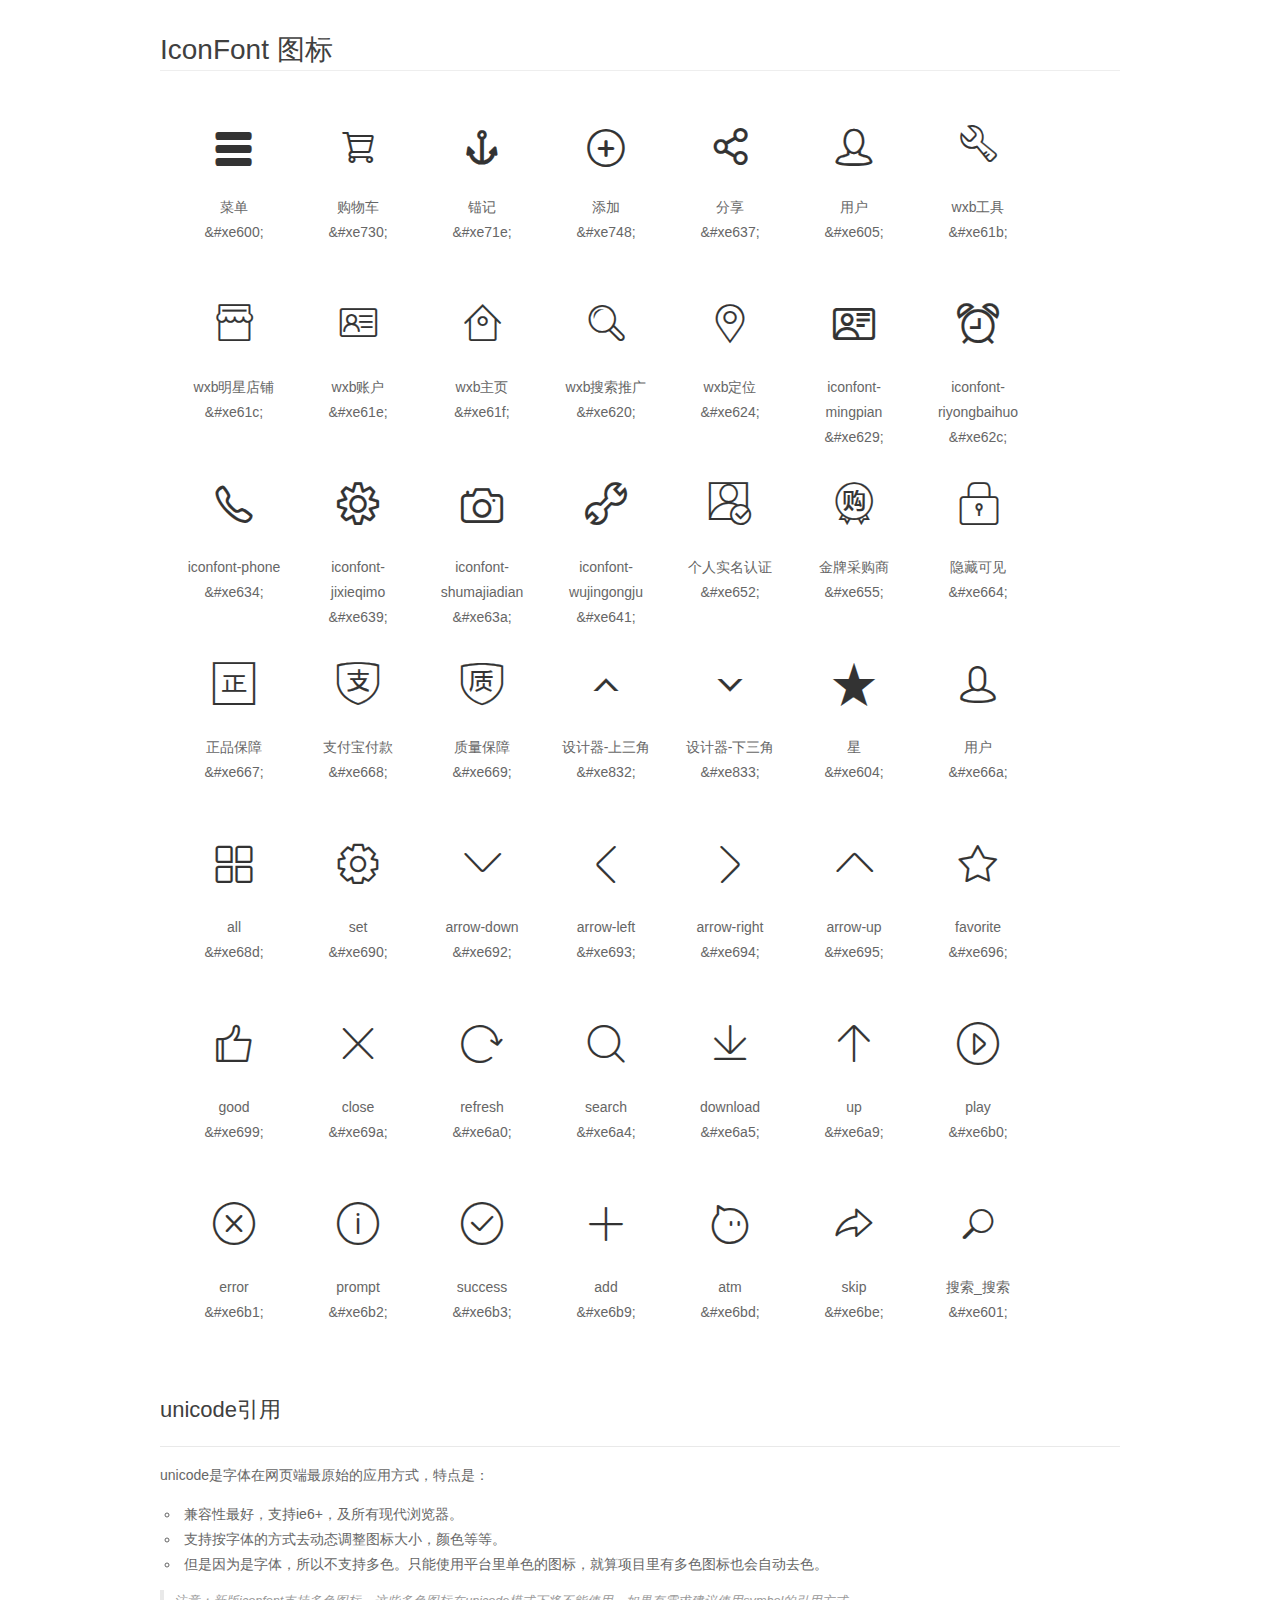
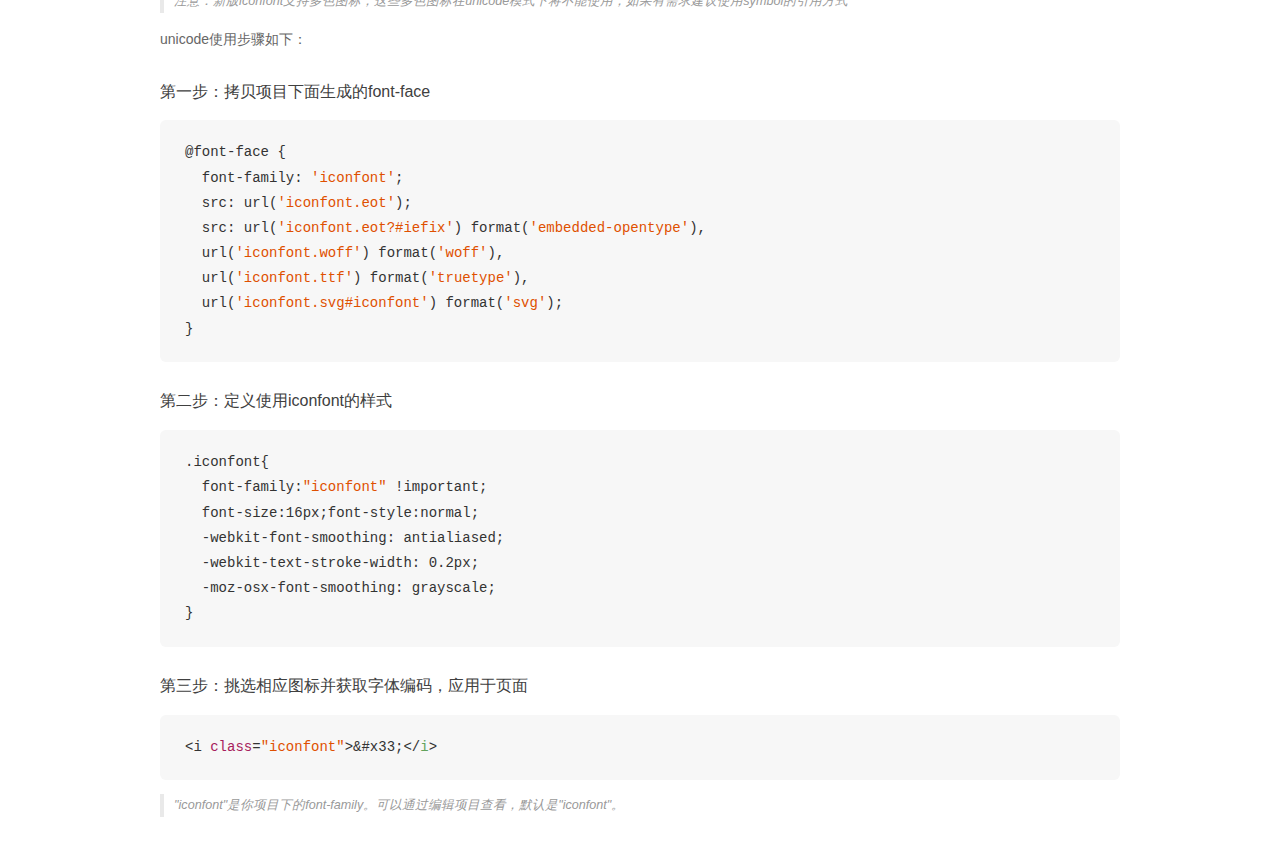
<file: font/demo_unicode.html>
<!DOCTYPE html>
<html>
<head>
    <meta charset="utf-8"/>
    <title>IconFont</title>
    <link rel="stylesheet" href="demo.css">

    <style type="text/css">

        @font-face {font-family: "iconfont";
          src: url('iconfont.eot'); /* IE9*/
          src: url('iconfont.eot#iefix') format('embedded-opentype'), /* IE6-IE8 */
          url('iconfont.woff') format('woff'), /* chrome, firefox */
          url('iconfont.ttf') format('truetype'), /* chrome, firefox, opera, Safari, Android, iOS 4.2+*/
          url('iconfont.svg#iconfont') format('svg'); /* iOS 4.1- */
        }

        .iconfont {
          font-family:"iconfont" !important;
          font-size:16px;
          font-style:normal;
          -webkit-font-smoothing: antialiased;
          -webkit-text-stroke-width: 0.2px;
          -moz-osx-font-smoothing: grayscale;
        }

    </style>
</head>
<body>
    <div class="main markdown">
        <h1>IconFont 图标</h1>
        <ul class="icon_lists clear">
            
                <li>
                <i class="icon iconfont">&#xe600;</i>
                    <div class="name">菜单</div>
                    <div class="code">&amp;#xe600;</div>
                </li>
            
                <li>
                <i class="icon iconfont">&#xe730;</i>
                    <div class="name">购物车</div>
                    <div class="code">&amp;#xe730;</div>
                </li>
            
                <li>
                <i class="icon iconfont">&#xe71e;</i>
                    <div class="name">锚记</div>
                    <div class="code">&amp;#xe71e;</div>
                </li>
            
                <li>
                <i class="icon iconfont">&#xe748;</i>
                    <div class="name">添加</div>
                    <div class="code">&amp;#xe748;</div>
                </li>
            
                <li>
                <i class="icon iconfont">&#xe637;</i>
                    <div class="name">分享</div>
                    <div class="code">&amp;#xe637;</div>
                </li>
            
                <li>
                <i class="icon iconfont">&#xe605;</i>
                    <div class="name">用户</div>
                    <div class="code">&amp;#xe605;</div>
                </li>
            
                <li>
                <i class="icon iconfont">&#xe61b;</i>
                    <div class="name">wxb工具</div>
                    <div class="code">&amp;#xe61b;</div>
                </li>
            
                <li>
                <i class="icon iconfont">&#xe61c;</i>
                    <div class="name">wxb明星店铺</div>
                    <div class="code">&amp;#xe61c;</div>
                </li>
            
                <li>
                <i class="icon iconfont">&#xe61e;</i>
                    <div class="name">wxb账户</div>
                    <div class="code">&amp;#xe61e;</div>
                </li>
            
                <li>
                <i class="icon iconfont">&#xe61f;</i>
                    <div class="name">wxb主页</div>
                    <div class="code">&amp;#xe61f;</div>
                </li>
            
                <li>
                <i class="icon iconfont">&#xe620;</i>
                    <div class="name">wxb搜索推广</div>
                    <div class="code">&amp;#xe620;</div>
                </li>
            
                <li>
                <i class="icon iconfont">&#xe624;</i>
                    <div class="name">wxb定位</div>
                    <div class="code">&amp;#xe624;</div>
                </li>
            
                <li>
                <i class="icon iconfont">&#xe629;</i>
                    <div class="name">iconfont-mingpian</div>
                    <div class="code">&amp;#xe629;</div>
                </li>
            
                <li>
                <i class="icon iconfont">&#xe62c;</i>
                    <div class="name">iconfont-riyongbaihuo</div>
                    <div class="code">&amp;#xe62c;</div>
                </li>
            
                <li>
                <i class="icon iconfont">&#xe634;</i>
                    <div class="name">iconfont-phone</div>
                    <div class="code">&amp;#xe634;</div>
                </li>
            
                <li>
                <i class="icon iconfont">&#xe639;</i>
                    <div class="name">iconfont-jixieqimo</div>
                    <div class="code">&amp;#xe639;</div>
                </li>
            
                <li>
                <i class="icon iconfont">&#xe63a;</i>
                    <div class="name">iconfont-shumajiadian</div>
                    <div class="code">&amp;#xe63a;</div>
                </li>
            
                <li>
                <i class="icon iconfont">&#xe641;</i>
                    <div class="name">iconfont-wujingongju</div>
                    <div class="code">&amp;#xe641;</div>
                </li>
            
                <li>
                <i class="icon iconfont">&#xe652;</i>
                    <div class="name">个人实名认证</div>
                    <div class="code">&amp;#xe652;</div>
                </li>
            
                <li>
                <i class="icon iconfont">&#xe655;</i>
                    <div class="name">金牌采购商</div>
                    <div class="code">&amp;#xe655;</div>
                </li>
            
                <li>
                <i class="icon iconfont">&#xe664;</i>
                    <div class="name">隐藏可见</div>
                    <div class="code">&amp;#xe664;</div>
                </li>
            
                <li>
                <i class="icon iconfont">&#xe667;</i>
                    <div class="name">正品保障</div>
                    <div class="code">&amp;#xe667;</div>
                </li>
            
                <li>
                <i class="icon iconfont">&#xe668;</i>
                    <div class="name">支付宝付款</div>
                    <div class="code">&amp;#xe668;</div>
                </li>
            
                <li>
                <i class="icon iconfont">&#xe669;</i>
                    <div class="name">质量保障</div>
                    <div class="code">&amp;#xe669;</div>
                </li>
            
                <li>
                <i class="icon iconfont">&#xe832;</i>
                    <div class="name">设计器-上三角</div>
                    <div class="code">&amp;#xe832;</div>
                </li>
            
                <li>
                <i class="icon iconfont">&#xe833;</i>
                    <div class="name">设计器-下三角</div>
                    <div class="code">&amp;#xe833;</div>
                </li>
            
                <li>
                <i class="icon iconfont">&#xe604;</i>
                    <div class="name">星</div>
                    <div class="code">&amp;#xe604;</div>
                </li>
            
                <li>
                <i class="icon iconfont">&#xe66a;</i>
                    <div class="name">用户</div>
                    <div class="code">&amp;#xe66a;</div>
                </li>
            
                <li>
                <i class="icon iconfont">&#xe68d;</i>
                    <div class="name">all</div>
                    <div class="code">&amp;#xe68d;</div>
                </li>
            
                <li>
                <i class="icon iconfont">&#xe690;</i>
                    <div class="name">set</div>
                    <div class="code">&amp;#xe690;</div>
                </li>
            
                <li>
                <i class="icon iconfont">&#xe692;</i>
                    <div class="name">arrow-down</div>
                    <div class="code">&amp;#xe692;</div>
                </li>
            
                <li>
                <i class="icon iconfont">&#xe693;</i>
                    <div class="name">arrow-left</div>
                    <div class="code">&amp;#xe693;</div>
                </li>
            
                <li>
                <i class="icon iconfont">&#xe694;</i>
                    <div class="name">arrow-right</div>
                    <div class="code">&amp;#xe694;</div>
                </li>
            
                <li>
                <i class="icon iconfont">&#xe695;</i>
                    <div class="name">arrow-up</div>
                    <div class="code">&amp;#xe695;</div>
                </li>
            
                <li>
                <i class="icon iconfont">&#xe696;</i>
                    <div class="name">favorite</div>
                    <div class="code">&amp;#xe696;</div>
                </li>
            
                <li>
                <i class="icon iconfont">&#xe699;</i>
                    <div class="name">good</div>
                    <div class="code">&amp;#xe699;</div>
                </li>
            
                <li>
                <i class="icon iconfont">&#xe69a;</i>
                    <div class="name">close</div>
                    <div class="code">&amp;#xe69a;</div>
                </li>
            
                <li>
                <i class="icon iconfont">&#xe6a0;</i>
                    <div class="name">refresh</div>
                    <div class="code">&amp;#xe6a0;</div>
                </li>
            
                <li>
                <i class="icon iconfont">&#xe6a4;</i>
                    <div class="name">search</div>
                    <div class="code">&amp;#xe6a4;</div>
                </li>
            
                <li>
                <i class="icon iconfont">&#xe6a5;</i>
                    <div class="name">download</div>
                    <div class="code">&amp;#xe6a5;</div>
                </li>
            
                <li>
                <i class="icon iconfont">&#xe6a9;</i>
                    <div class="name">up</div>
                    <div class="code">&amp;#xe6a9;</div>
                </li>
            
                <li>
                <i class="icon iconfont">&#xe6b0;</i>
                    <div class="name">play</div>
                    <div class="code">&amp;#xe6b0;</div>
                </li>
            
                <li>
                <i class="icon iconfont">&#xe6b1;</i>
                    <div class="name">error</div>
                    <div class="code">&amp;#xe6b1;</div>
                </li>
            
                <li>
                <i class="icon iconfont">&#xe6b2;</i>
                    <div class="name">prompt</div>
                    <div class="code">&amp;#xe6b2;</div>
                </li>
            
                <li>
                <i class="icon iconfont">&#xe6b3;</i>
                    <div class="name">success</div>
                    <div class="code">&amp;#xe6b3;</div>
                </li>
            
                <li>
                <i class="icon iconfont">&#xe6b9;</i>
                    <div class="name">add</div>
                    <div class="code">&amp;#xe6b9;</div>
                </li>
            
                <li>
                <i class="icon iconfont">&#xe6bd;</i>
                    <div class="name">atm</div>
                    <div class="code">&amp;#xe6bd;</div>
                </li>
            
                <li>
                <i class="icon iconfont">&#xe6be;</i>
                    <div class="name">skip</div>
                    <div class="code">&amp;#xe6be;</div>
                </li>
            
                <li>
                <i class="icon iconfont">&#xe601;</i>
                    <div class="name">搜索_搜索</div>
                    <div class="code">&amp;#xe601;</div>
                </li>
            
        </ul>
        <h2 id="unicode-">unicode引用</h2>
        <hr>

        <p>unicode是字体在网页端最原始的应用方式，特点是：</p>
        <ul>
        <li>兼容性最好，支持ie6+，及所有现代浏览器。</li>
        <li>支持按字体的方式去动态调整图标大小，颜色等等。</li>
        <li>但是因为是字体，所以不支持多色。只能使用平台里单色的图标，就算项目里有多色图标也会自动去色。</li>
        </ul>
        <blockquote>
        <p>注意：新版iconfont支持多色图标，这些多色图标在unicode模式下将不能使用，如果有需求建议使用symbol的引用方式</p>
        </blockquote>
        <p>unicode使用步骤如下：</p>
        <h3 id="-font-face">第一步：拷贝项目下面生成的font-face</h3>
        <pre><code class="lang-js hljs javascript">@font-face {
  font-family: <span class="hljs-string">'iconfont'</span>;
  src: url(<span class="hljs-string">'iconfont.eot'</span>);
  src: url(<span class="hljs-string">'iconfont.eot?#iefix'</span>) format(<span class="hljs-string">'embedded-opentype'</span>),
  url(<span class="hljs-string">'iconfont.woff'</span>) format(<span class="hljs-string">'woff'</span>),
  url(<span class="hljs-string">'iconfont.ttf'</span>) format(<span class="hljs-string">'truetype'</span>),
  url(<span class="hljs-string">'iconfont.svg#iconfont'</span>) format(<span class="hljs-string">'svg'</span>);
}
</code></pre>
        <h3 id="-iconfont-">第二步：定义使用iconfont的样式</h3>
        <pre><code class="lang-js hljs javascript">.iconfont{
  font-family:<span class="hljs-string">"iconfont"</span> !important;
  font-size:<span class="hljs-number">16</span>px;font-style:normal;
  -webkit-font-smoothing: antialiased;
  -webkit-text-stroke-width: <span class="hljs-number">0.2</span>px;
  -moz-osx-font-smoothing: grayscale;
}
</code></pre>
        <h3 id="-">第三步：挑选相应图标并获取字体编码，应用于页面</h3>
        <pre><code class="lang-js hljs javascript">&lt;i <span class="hljs-class"><span class="hljs-keyword">class</span></span>=<span class="hljs-string">"iconfont"</span>&gt;&amp;#x33;<span class="xml"><span class="hljs-tag">&lt;/<span class="hljs-name">i</span>&gt;</span></span></code></pre>

        <blockquote>
        <p>"iconfont"是你项目下的font-family。可以通过编辑项目查看，默认是"iconfont"。</p>
        </blockquote>
    </div>


</body>
</html>
</file>
<file: style/common.css>
@charset:"utf-8";

@font-face {
  font-family: 'iconfont';
  src: url('../font/iconfont.eot');
  src: url('../font/iconfont.eot?#iefix') format('embedded-opentype'),
  url('../font/iconfont.woff') format('woff'),
  url('../font/iconfont.ttf') format('truetype'),
  url('../font/iconfont.svg#iconfont') format('svg');
}
.iconfont{
  font-family:"iconfont" !important;
  font-size:16px;font-style:normal;
  -webkit-font-smoothing: antialiased;
  -webkit-text-stroke-width: 0.2px;
  -moz-osx-font-smoothing: grayscale;
}
body{
    /*font-family: "Microsoft YaHei","微软雅黑";*/
    font-family: punctuation, PingFangSC-Regular, "Microsoft YaHei", "微软雅黑";
}
/*顶部广告条*/
.wrgg{
	height: 33px;
	line-height: 33px;
	text-align: center;
	font-size: 12px;
	color: #fff;
	background-color: #002050;
}
.wrgg a{
	color: #fff;
	text-decoration: underline;
}
/*logo、搜索等等*/
.header{
	padding: 0  12px ;
	background: #F5F5F5;
	border-bottom:1px solid transparent; 
}
.header .cw{
    height: 59px;
}
.u_logo{
	position: relative;
	top: 19.5px;
	float: left;
	display: inline-block;
	width:95px;
	height:20px;
	line-height: 20px;
	background:url(../images/logo.jpg) 0 0 no-repeat;
}
.u_icon{
	float: right;
	margin-top: 14px;
}
.u_search,.u_shopcar,.u_user{
  display: inline-block;
  width: 20px;
  height: 20px;
  font-size: 25px;
  line-height: 20px;
  color: #555;
  margin-left: 21px;

}

.user_box{
	position: relative;
	display: inline-block;
	margin-left: 15px;
    padding: 5px 8px 10px 2px;
    text-align: center;
    border: 1px solid transparent;
}
.u_user{
	margin-left: 0;

}
.u_user :after{
	background: #F00;
}
.h_search{
	position: relative;
	height: 30px;
	width: 100%;
    padding-bottom: 10px;
}
.h_search_input{
    display: block;
    height: 28px;
    border: 1px solid #000;
    padding: 1px 30px 1px 10px;
    background-color: #fff;

}
.h_search_input input{
	display: inline-block;
	width: 100%;
	height: 100%;
}
.h_search_btn {
	position: absolute;
	right: 10px;
	top: 5px;
  display: inline-block;
  width: 20px;
  height: 20px;
  font-size: 25px;
  line-height: 20px;
  color: #555;
  margin-left: 21px;
}
/*登陆*/
.user_box_active{
	background-color: #FFF;

	border: 1px solid #ccc;
}
.user_box_active :after{
   position:absolute;
   left: 0;
   bottom: 0;
   content: "";
   display: block;
   width:28px;
   height: 0;
   border: 1px solid #fff;
   z-index: 3;
}
.login_content{
 position:absolute;
 right: -1px;
 bottom:-290px;
 width: 225px;
 height: 290px;
 background-color: #fff;
 border: 1px solid #e0e0e0;
 z-index: 2;
}
.lc_userlinks{
	margin-top: 10px;
	margin-left: 32px;
	text-align: left;

}
.login_content h4{
	width: 185px;
	height: 50px;
	line-height: 50px;
	font-size: 20px;
	font-weight: normal;
}
.login_content li{
	width: 185px;
	height: 45px;
	line-height: 45px;
}
.login_content li a{
	font-size: 14px;
	color: #000;
}
.lc_userfns a{
  display: inline-block;
  width: 166px;
  height: 40px;
  font-size: 16px;
  color: #000;
  line-height: 40px;
  background-color: #bbd80a;
}
/*导航*/
.nav{
	position: relative;
	height: 50px;
	border-bottom: 1px solid #ccc;
	width: 100%;
	background-color: #fff;
}
.mr{
float: left;
  font-size: 16px;
  line-height: 50px;
  padding-left: 19px;
   color: #0078d7;
}
.menu{
 width: 20px;
 height: 49px;
 float: right;
 padding:0 12px;
 font-size: 20px;
 line-height: 50px;
 font-weight: normal;
 color: #0078d7;
 cursor: pointer;
}
.nav .active{
  position: relative;
  
  border:1px solid #e0e0e0;
  border-color:#e0e0e0 #fff #fff #e0e0e0;

}
.nav_list{
	position: absolute;
	left: 0;
	top: 100%;
	width: 100%;
	background: #fff;
}
.nav_list>li.active1{
	background-color: #cfe7f9;
}
.nav_list li a{
	height: 45px;
	line-height: 45px;
	margin-left: 25px;
	font-size: 14px;
}
.nav_down,.nav_up{
	float: right;
	padding-right: 12px;
}
.nav_list ul{
	background: #fff;
    padding-left: 20px;

}
.nav_list ul a{
    color: #555;
    
}
/* 推荐图*/
.banner .cw{
     margin: 0 12px;
}
.banner img{
	margin-bottom:10px;
}
.b_left{
  width: 100%;
}
.b_left img{
  width: 100%;
}
.b_right{
  width: 100%;

}
.b_right img{
  width: 100%;
}
.pc1,.pc2{
  display: none;
}
/*产品列表*/
.product{

}
.product .cw{
	margin: 0 12px;
}
.pro_name{
	
}
.pro_name li{
	display: inline-block;
	width: 49%;
	height: 24px;
	line-height: 24px;
	font-size: 12px;
	text-indent: 10px;
}
.pro_list1 li{
	float: left;
    width: 49%;
}
.pro_list1 li:nth-child(2n){
	float: right;
}
.pro_list1 li img{
	width: 100%;
}
.pro_list1 li p{
	font-size: 14px;
	line-height: 18px;
	min-height: 90px;
}
/*新品列表*/
.newpro_list{

}
.problock{
  position: relative;
  height: 102px;
  padding: 32px 0 60px;
  border-bottom: 1px solid #ccc;

}
.desc{
 
 float: right;
 width: 70%;
}
.desc a{
	display: block;
	
}
.problock .img{
	float: left;
	width: 30%;
}
.problock .img img{
	
	width: 100%;
}
.problock h4{
	height: 60px;
    color: #666;
    font-size: 16px;
    font-weight: normal;
}
.problock .price{
	height: 60px;
	font-size: 16px;
	color: red;
}
.problock .btn{
   position: absolute;
   right: 0;
   bottom: 20px;
   width: 100px;
   height: 35px;
   font-size: 14px;
   text-align: center;
   background-color: #ec5411;
}
.problock .btn a{
	display: block;
	height: 100%;
	 color:#fff;
	 line-height: 35px;
}
/*店长推荐开始*/
.rec{
  padding-top: 51px;
}
.rec_icon{
	display: none;
}
.rec .titl{
 
}
.rec .titl li{
	cursor: pointer;
	float: left;
	text-indent: 10px;
    line-height: 46px;
    font-size: 16px;
	width: 50%;
	box-sizing: border-box;
    height: 46px;
    color: #aaa;
    border-bottom: 1px solid #ccc;
}
.rec .titl .active{
	border: 1px solid #ccc;
	border-bottom: none;
	color: #555;
}
.rec_goods{
	width: 100%;
}
.rec_goods li{
	width: 100%;
}
.rec_goods li a{
   display: block;
   width: 100%;
}
.rec_goods li a img{
   width: 100%;
}
.rec_goods li a .pc_rec{
	display: none;
}

/*四大承诺*/
.promise_box{
	margin-top: 20px;
}
.promise_box p{
	height:30px;
	line-height: 30px;
	font-size: 16px;
	color: #777; 
}
.promise_box p{
	text-align: center;
}
.prom_mlist{
	text-align: center;
}
.prom_mlist a{
	position: relative;
  display: inline-block;
  width: 90px;
  height: 30px;
  line-height: 30px;
  margin-left: 30px;
  font-size: 12px;
  color: #777; 
  text-align: left;
}
.prom_mlist a:before{
   content: "";
    display: inline-block;
    position: absolute;
    left: -25px;
    top: 5px;
    width: 20px;
    height: 20px;
}
.prom_mlist a:nth-child(1):before{
    background: url(../images/prom_m1.png) 0 0 no-repeat;
}
.prom_mlist a:nth-child(2):before{
    background: url(../images/prom_m2.png) 0 0 no-repeat;
}
.prom_mlist a:nth-child(3):before{
    background: url(../images/prom_m3.png) 0 0 no-repeat;
}
.prom_mlist a:nth-child(4):before{
    background: url(../images/prom_m4.png) 0 0 no-repeat;
}
/*底部*/
.footer{
	background-color: #eee;
}
.footer_bar{
	margin:26px 12px 0;
}
.footer_signup{
	padding:15px 0;
	height: 96px;
}
.footer_signup span{
	line-height: 30px;
	height: 30px;
	font-size: 16px;
}
.footer_inputbox{
	position: relative;
	height: 28px;
	line-height: 28px;
	background: #fff;
	border: 1px solid #ccc;
	padding-right: 90px;

}
.footer_inputbox input{
	width: 100%;
	padding: 1px 10px;
	box-sizing: border-box;

}
.footer_inputbox span{
	position: absolute;
	right: 0;
	top: -1px;
	width: 80px;
	height: 30px;
	font-size: 14px;
	line-height: 30px;
	background: #3aa5d7;
	color: #fff;
	text-align: center;
	cursor:pointer;
}
.footer_signup a{
	height: 30px;
	line-height: 30px;
	font-size: 12px;
	text-decoration: underline;
	color: #555;
}
.footer_bar ul a{
     color: #555;
}
.footer_bar>ul>li{
	border-top: 1px solid #ccc;
	color: #555;
}
.footer_bar>ul>li>span{
	display: block;
	font-size: 16px;
	height: 40px;
	line-height: 40px;
}
.footer_bar>ul>li>ul{
	padding-left: 20px;

}
.footer_bar>ul>li>ul>li{
	height: 30px;
	line-height: 30px;
}
.footer_bar .xinlang{
	display: inline-block;
	height: 25px;
	width: 30px;
	background: url(../images/link_xinlang.png) 0 0 no-repeat;

}
/*版权*/
.copyright{
	background-color: #f2f2f2;
	line-height: 40px;
	font-size: 12px;
}
.copy_box{
  margin: 0 12px;
}
.copyright span{
	display: inline-block;
	height: 40px;
	margin-right: 15px;
}
.copyright .cr_icon{
	display: inline-block;
	position: relative;
	top: 5px;
	width:20px;
	height: 20px;
	background:url(../images/copyright.png) 0 0 no-repeat;
}

/*公用*/
.pcshow,.pcwshow{
	display: none;
}
.hide{
	display: none;
}
.padshow{
	display:none;
}
</file>
<file: style/pad.css>
@charset:"utf-8";
/* 推荐图*/
.banner .cw{
	width: 90%;
     margin: 0 auto;
}
.banner img{
	margin-bottom:10px;
}
.b_left{
float: left;
width:68%;
height: 100%;
margin-top: -2px;
}
.b_left img{
 margin:0;
 width: 100%;


}
.b_right{
 margin-left:.5%;
 float: right;
 width:31.5%;
 height: 100%;
}
.b_right img{
  width: 100%;
  margin:0;

}

.mob1,.mob2{
	display: none;
}
.pc1,.pc2{
  display: block;
}
.b_right .pc1{
margin-bottom:1.3%;
}
/*产品列表*/
.product .cw{
	width: 90%;
     margin: 0 auto;
}
.pro_list1 li{
	float: left;

    width: 32.5%;
}
.pro_list1 li:nth-child(2n){
	float:left;
}
.pro_list1 li:nth-child(3n-1){
   margin: 0 1.25%;
}
.pro_list1 li img{
	width: 100%;
}
.pro_list1 li p{
	font-size: 14px;
	line-height: 18px;
	min-height: 90px;
}
/*新品列表*/
.newpro_list{
 border: 1px solid #ccc;
}
.problock{
  box-sizing: border-box;
  width: 25%;
  float: left;
  height: 100%;
  padding: 1.4375% 1.25% 1.25%;
  border-bottom:none;
  border-left: 1px solid #ccc;
}
.problock:first-child{
	border-left:none;
}
.desc{
 
float:none;
width: 100%;
text-align: center;
}
.desc a{
	display: block;
	
}
.problock .img{
	float:none;
    width: 100%;
}
.problock .img img{
	
	width: 100%;
}
.problock h4{
	height: 60px;
    color: #666;
    font-size: 16px;
    font-weight: normal;
}
.problock .price{
	height: 60px;
	font-size: 16px;
	color: red;
}
.problock .btn{
	position: static;
	width: 100%;
   height: 35px;
   font-size: 14px;
   text-align: center;
   background-color: #ec5411;
}
.problock .btn a{
	display: block;

	height: 100%;
	 color:#fff;
	 line-height: 35px;
}


/*店长推荐开始*/
.rec{
  padding-top: 51px;

}
.rec .titl{
  border-bottom: 1px solid #ccc;
}
.rec .titl li{
	width:100px;
	box-sizing:content-box;
    margin-bottom: -1px;
    border-bottom: none;
}
.rec .titl .active{
	border: 1px solid #ccc;
	border-bottom-color: #fff;
}
.rec_goods{
	width: 100%;
}
.rec_goods li{
	width: 100%;
}
.rec_goods .active{
	z-index: 2;
}
.rec_goods li a{
   display: block;
   width: 100%;
}
.rec_goods li a img{
   width: 100%;
}
.rec_goods li a .pc_rec{
	display: none;
}
/*四大承诺*/
.prom_mlist a{
	font-size: 16px;
	width: 120px;
}
/*底部*/
.footer_bar{
	width: 90%;
	margin: 0 auto;
}
.footer_signup{
	height: 30px;
	line-height: 30px;

}
.footer_inputbox{
	display: inline-block;
	width: 215px;
	margin: 0 20px;
}
.footer_bar>ul{
		border-top: 1px solid #000;
}
.footer_bar>ul>li{
	float: left;

	width: 25%;
	border-top: 0;
}
.footer_bar>ul>li>span{
	display: inline-block;
}
.footer_bar>ul>li>ul{
   padding: 0;
}
.footer_bar ul a{
     color: #337ab7;
}

/*版权*/
.copy_box{

}
.copy_box div{
	display: inline-block;
	float: left;
}
.copy_box>span{
	float: right;
}






















/*公用样式*/
.padshow{
	display: block;
}
.padhide{
	display:none;
}
</file>
<file: style/pc.css>
@charset:"utf-8";
/*logo、搜索等等*/
.header{
   padding: 0;
}
.u_logo{
	margin: 5px 0;
	top:14.5px;
}
.u_help{
	color: #000;
	font-size: 12px;
	margin-left: 20px;

}
.login{
	color: #0078d7;
	font-size: 14px;
	margin-left: 15px;
}
.u_help{
	margin-right: 65px;
}
.u_search{
	line-height: 20px;
}
.u_search_input{
position: relative;
display: inline-block;
width: 430px;
height: 28px;
border: 1px solid #707070;
padding: 0 30px 0 10px;

}

.u_search_input input{
	/*display: inline-block;*/
	width: 100%;
	height: 100%;
	line-height: 28px;

}
.u_search_input .u_search{
    position: absolute;
    right: 5px;
    top: 5px;
}
.h_search{
	display: none;
}
/*登陆*/
.user_box{
   padding: 5px 18px 10px 0px;
   margin-left: 50px;
}
.user_box_active{
	
}
.user_box_active :after{
   width:60px;
}
/*导航*/
.nav{
	position: relative;
	height: 50px;
	border-bottom: 1px solid #ccc;
}
.mr{
  float: left;
  font-size: 16px;
  line-height: 50px;
  padding-left: 19px;
  color: #555;
}
.menu{
 display: none;
}
.nav_list{
	position: static;
	display: inline-block;
    width: auto;
    line-height: 50px;
    height: 50px;
    margin-left: 30px;
}
.nav_list li{
   float: left;
   margin-left:25px; 
   position: relative;
}
.nav_list>li.active1{
	background-color:#fff;
}
.nav_list .nav_down,.nav_list .nav_up{
	margin-left: 5px;
	float: none;
	padding-right: 12px;
}
.nav_list ul{
	position: absolute;
    white-space: nowrap;
     left: 0;
     top: 100%;
     background: #fff;
     border: 1px solid #ccc;
     border-top-color: #fff;
}
.nav_list ul li{
    width: 100%;
	margin-left: 0;
	padding-right:30px; 
}
.nav_list ul a{
	margin-left: 0;
    color: #555;
    
}
/*四大承诺*/
.promise_box p{
	height: 50px;
	line-height: 50px;
	text-align: left;
	font-size: 24px;
}
.prom_blist{
	width: 100%;
}
.prom_blist a{
   float: left;
    width: 23.5%;
    margin-right: 2%;
}
.prom_blist a:last-child{
   margin-right: 0;
}
.prom_blist a img{
	width: 100%;

}
.service_info{
	text-align: center;
	margin-bottom: 20px;
}
.service_info .info{
	display: inline-block;
   line-height: 40px;
   height: 40px;
   font-size: 18px;
   margin-right: 50px;
}
.service_info .info i{
  display: inline-block;
  width: 33px;
  height: 33px;
  position: relative;
  top: 10px;
  background: url(../images/tele.png) 0 0 no-repeat;
}
.service_info .info:nth-child(2) i{
	background: url(../images/wen.png) 0 0 no-repeat;
}
.service_info .info a{
	text-decoration: underline;
}

























/*公用*/
.pcshow{
	display:inline-block;
}
.pchide{
	display: none;
}
.cw{
	width:90%;
	margin: 0 auto;
}
</file>
<file: style/pcm.css>
@charset:"utf-8";
/*产品列表*/
.product{
	margin-top: 51px;
}
.product .cw{
	width: 90%;
     margin: 0 auto;
}
.pro_name{
	float: left;
	width: 23.25%;
}
.pro_name li{
	width: 100%;
	line-height: 40px;
	height: 40px;
	font-size: 19px;
	text-indent: 20px;
}
.pro_list1{
	float: left;
	width: 74.75%;
}
.pro_list1 li{
	float: left;
    width: 23.25;
}
.pro_list1 li:nth-child(2n){
	float:left;
}
.pro_list1 li:nth-child(3n-1){
   margin: 0 1.25%;
}
.pro_list1 li img{
	width: 100%;
}
.pro_list1 li p{
	font-size: 14px;
	line-height: 18px;
	min-height: 90px;
}
/*店长推荐*/
.rec_icon{
	float: left;
	display:block;
	width:24.8%;
}
.rec_icon img{
	width: 100%;
}
.rec_con{
	position: relative;
	float: right;
	width:72.8%;
}
.rec_con .titl{
	position: absolute;
	height:27.907%;
	box-sizing: border-box;
	width: 100%;
}
.rec_con .titl li{
	box-sizing: border-box;
     height: 100%;
}
.rec_con .rec_goods{
    margin-top:6.1051%;
}
</file>
<file: style/pcw.css>
@charset:"utf-8";
/*logo、搜索等等*/
.u_ask{
	color: #000;
	font-size: 12px;
	margin-left: 20px;
	margin-right: 300px;
}
.u_search_input{
	width: 340px;
}










/*公用*/
.pcwshow{
	display:inline-block;
}
.cw{
	width:90%;
	max-width: 1180px;
	margin: 0 auto;
}
</file>
<file: font/iconfont.css>
@font-face {font-family: "iconfont";
  src: url('iconfont.eot?t=1488436634788'); /* IE9*/
  src: url('iconfont.eot?t=1488436634788#iefix') format('embedded-opentype'), /* IE6-IE8 */
  url('iconfont.woff?t=1488436634788') format('woff'), /* chrome, firefox */
  url('iconfont.ttf?t=1488436634788') format('truetype'), /* chrome, firefox, opera, Safari, Android, iOS 4.2+*/
  url('iconfont.svg?t=1488436634788#iconfont') format('svg'); /* iOS 4.1- */
}

.iconfont {
  font-family:"iconfont" !important;
  font-size:16px;
  font-style:normal;
  -webkit-font-smoothing: antialiased;
  -moz-osx-font-smoothing: grayscale;
}

.icon-caidan:before { content: "\e600"; }

.icon-gouwuche:before { content: "\e730"; }

.icon-maoji:before { content: "\e71e"; }

.icon-tianjia:before { content: "\e748"; }

.icon-fenxiang:before { content: "\e637"; }

.icon-icon1:before { content: "\e605"; }

.icon-wxbgongju:before { content: "\e61b"; }

.icon-wxbmingxingdianpu:before { content: "\e61c"; }

.icon-wxbzhanghu:before { content: "\e61e"; }

.icon-wxbzhuye:before { content: "\e61f"; }

.icon-wxbsousuotuiguang:before { content: "\e620"; }

.icon-wxbdingwei:before { content: "\e624"; }

.icon-iconfontmingpian:before { content: "\e629"; }

.icon-iconfontriyongbaihuo:before { content: "\e62c"; }

.icon-iconfontphone:before { content: "\e634"; }

.icon-iconfontjixieqimo:before { content: "\e639"; }

.icon-iconfontshumajiadian:before { content: "\e63a"; }

.icon-iconfontwujingongju:before { content: "\e641"; }

.icon-gerenshimingrz:before { content: "\e652"; }

.icon-jingpaicaigoushang:before { content: "\e655"; }

.icon-yingckjian:before { content: "\e664"; }

.icon-zhengpinbz:before { content: "\e667"; }

.icon-zhifubaofukuan:before { content: "\e668"; }

.icon-zhiliangbz:before { content: "\e669"; }

.icon-shejiqishangsanjiao:before { content: "\e832"; }

.icon-shejiqixiasanjiao:before { content: "\e833"; }

.icon-xing:before { content: "\e604"; }

.icon-gerenxinxi:before { content: "\e66a"; }

.icon-all:before { content: "\e68d"; }

.icon-set:before { content: "\e690"; }

.icon-arrowdown:before { content: "\e692"; }

.icon-arrowleft:before { content: "\e693"; }

.icon-arrowright:before { content: "\e694"; }

.icon-arrowup:before { content: "\e695"; }

.icon-favorite:before { content: "\e696"; }

.icon-good:before { content: "\e699"; }

.icon-close:before { content: "\e69a"; }

.icon-refresh:before { content: "\e6a0"; }

.icon-search:before { content: "\e6a4"; }

.icon-download:before { content: "\e6a5"; }

.icon-up:before { content: "\e6a9"; }

.icon-play:before { content: "\e6b0"; }

.icon-error:before { content: "\e6b1"; }

.icon-prompt:before { content: "\e6b2"; }

.icon-success:before { content: "\e6b3"; }

.icon-add:before { content: "\e6b9"; }

.icon-atm:before { content: "\e6bd"; }

.icon-skip:before { content: "\e6be"; }

.icon-search1:before { content: "\e601"; }
</file>
<file: font/demo.css>
*{margin: 0;padding: 0;list-style: none;}
/*
KISSY CSS Reset
理念：1. reset 的目的不是清除浏览器的默认样式，这仅是部分工作。清除和重置是紧密不可分的。
2. reset 的目的不是让默认样式在所有浏览器下一致，而是减少默认样式有可能带来的问题。
3. reset 期望提供一套普适通用的基础样式。但没有银弹，推荐根据具体需求，裁剪和修改后再使用。
特色：1. 适应中文；2. 基于最新主流浏览器。
维护：玉伯<lifesinger@gmail.com>, 正淳<ragecarrier@gmail.com>
 */

/** 清除内外边距 **/
body, h1, h2, h3, h4, h5, h6, hr, p, blockquote, /* structural elements 结构元素 */
dl, dt, dd, ul, ol, li, /* list elements 列表元素 */
pre, /* text formatting elements 文本格式元素 */
form, fieldset, legend, button, input, textarea, /* form elements 表单元素 */
th, td /* table elements 表格元素 */ {
  margin: 0;
  padding: 0;
}

/** 设置默认字体 **/
body,
button, input, select, textarea /* for ie */ {
  font: 12px/1.5 tahoma, arial, \5b8b\4f53, sans-serif;
}
h1, h2, h3, h4, h5, h6 { font-size: 100%; }
address, cite, dfn, em, var { font-style: normal; } /* 将斜体扶正 */
code, kbd, pre, samp { font-family: courier new, courier, monospace; } /* 统一等宽字体 */
small { font-size: 12px; } /* 小于 12px 的中文很难阅读，让 small 正常化 */

/** 重置列表元素 **/
ul, ol { list-style: none; }

/** 重置文本格式元素 **/
a { text-decoration: none; }
a:hover { text-decoration: underline; }


/** 重置表单元素 **/
legend { color: #000; } /* for ie6 */
fieldset, img { border: 0; } /* img 搭车：让链接里的 img 无边框 */
button, input, select, textarea { font-size: 100%; } /* 使得表单元素在 ie 下能继承字体大小 */
/* 注：optgroup 无法扶正 */

/** 重置表格元素 **/
table { border-collapse: collapse; border-spacing: 0; }

/* 清除浮动 */
.ks-clear:after, .clear:after {
  content: '\20';
  display: block;
  height: 0;
  clear: both;
}
.ks-clear, .clear {
  *zoom: 1;
}

.main {
  padding: 30px 100px;
width: 960px;
margin: 0 auto;
}
.main h1{font-size:36px; color:#333; text-align:left;margin-bottom:30px; border-bottom: 1px solid #eee;}

.helps{margin-top:40px;}
.helps pre{
  padding:20px;
  margin:10px 0;
  border:solid 1px #e7e1cd;
  background-color: #fffdef;
  overflow: auto;
}

.icon_lists{
  width: 100% !important;

}

.icon_lists li{
  float:left;
  width: 100px;
  height:180px;
  text-align: center;
  list-style: none !important;
}
.icon_lists .icon{
  font-size: 42px;
  line-height: 100px;
  margin: 10px 0;
  color:#333;
  -webkit-transition: font-size 0.25s ease-out 0s;
  -moz-transition: font-size 0.25s ease-out 0s;
  transition: font-size 0.25s ease-out 0s;

}
.icon_lists .icon:hover{
  font-size: 100px;
}



.markdown {
  color: #666;
  font-size: 14px;
  line-height: 1.8;
}

.highlight {
  line-height: 1.5;
}

.markdown img {
  vertical-align: middle;
  max-width: 100%;
}

.markdown h1 {
  color: #404040;
  font-weight: 500;
  line-height: 40px;
  margin-bottom: 24px;
}

.markdown h2,
.markdown h3,
.markdown h4,
.markdown h5,
.markdown h6 {
  color: #404040;
  margin: 1.6em 0 0.6em 0;
  font-weight: 500;
  clear: both;
}

.markdown h1 {
  font-size: 28px;
}

.markdown h2 {
  font-size: 22px;
}

.markdown h3 {
  font-size: 16px;
}

.markdown h4 {
  font-size: 14px;
}

.markdown h5 {
  font-size: 12px;
}

.markdown h6 {
  font-size: 12px;
}

.markdown hr {
  height: 1px;
  border: 0;
  background: #e9e9e9;
  margin: 16px 0;
  clear: both;
}

.markdown p,
.markdown pre {
  margin: 1em 0;
}

.markdown > p,
.markdown > blockquote,
.markdown > .highlight,
.markdown > ol,
.markdown > ul {
  width: 80%;
}

.markdown ul > li {
  list-style: circle;
}

.markdown > ul li,
.markdown blockquote ul > li {
  margin-left: 20px;
  padding-left: 4px;
}

.markdown > ul li p,
.markdown > ol li p {
  margin: 0.6em 0;
}

.markdown ol > li {
  list-style: decimal;
}

.markdown > ol li,
.markdown blockquote ol > li {
  margin-left: 20px;
  padding-left: 4px;
}

.markdown code {
  margin: 0 3px;
  padding: 0 5px;
  background: #eee;
  border-radius: 3px;
}

.markdown pre {
  border-radius: 6px;
  background: #f7f7f7;
  padding: 20px;
}

.markdown pre code {
  border: none;
  background: #f7f7f7;
  margin: 0;
}

.markdown strong,
.markdown b {
  font-weight: 600;
}

.markdown > table {
  border-collapse: collapse;
  border-spacing: 0px;
  empty-cells: show;
  border: 1px solid #e9e9e9;
  width: 95%;
  margin-bottom: 24px;
}

.markdown > table th {
  white-space: nowrap;
  color: #333;
  font-weight: 600;

}

.markdown > table th,
.markdown > table td {
  border: 1px solid #e9e9e9;
  padding: 8px 16px;
  text-align: left;
}

.markdown > table th {
  background: #F7F7F7;
}

.markdown blockquote {
  font-size: 90%;
  color: #999;
  border-left: 4px solid #e9e9e9;
  padding-left: 0.8em;
  margin: 1em 0;
  font-style: italic;
}

.markdown blockquote p {
  margin: 0;
}

.markdown .anchor {
  opacity: 0;
  transition: opacity 0.3s ease;
  margin-left: 8px;
}

.markdown .waiting {
  color: #ccc;
}

.markdown h1:hover .anchor,
.markdown h2:hover .anchor,
.markdown h3:hover .anchor,
.markdown h4:hover .anchor,
.markdown h5:hover .anchor,
.markdown h6:hover .anchor {
  opacity: 1;
  display: inline-block;
}

.markdown > br,
.markdown > p > br {
  clear: both;
}


.hljs {
  display: block;
  background: white;
  padding: 0.5em;
  color: #333333;
  overflow-x: auto;
}

.hljs-comment,
.hljs-meta {
  color: #969896;
}

.hljs-string,
.hljs-variable,
.hljs-template-variable,
.hljs-strong,
.hljs-emphasis,
.hljs-quote {
  color: #df5000;
}

.hljs-keyword,
.hljs-selector-tag,
.hljs-type {
  color: #a71d5d;
}

.hljs-literal,
.hljs-symbol,
.hljs-bullet,
.hljs-attribute {
  color: #0086b3;
}

.hljs-section,
.hljs-name {
  color: #63a35c;
}

.hljs-tag {
  color: #333333;
}

.hljs-title,
.hljs-attr,
.hljs-selector-id,
.hljs-selector-class,
.hljs-selector-attr,
.hljs-selector-pseudo {
  color: #795da3;
}

.hljs-addition {
  color: #55a532;
  background-color: #eaffea;
}

.hljs-deletion {
  color: #bd2c00;
  background-color: #ffecec;
}

.hljs-link {
  text-decoration: underline;
}

pre{
  background: #fff;
}
</file>
